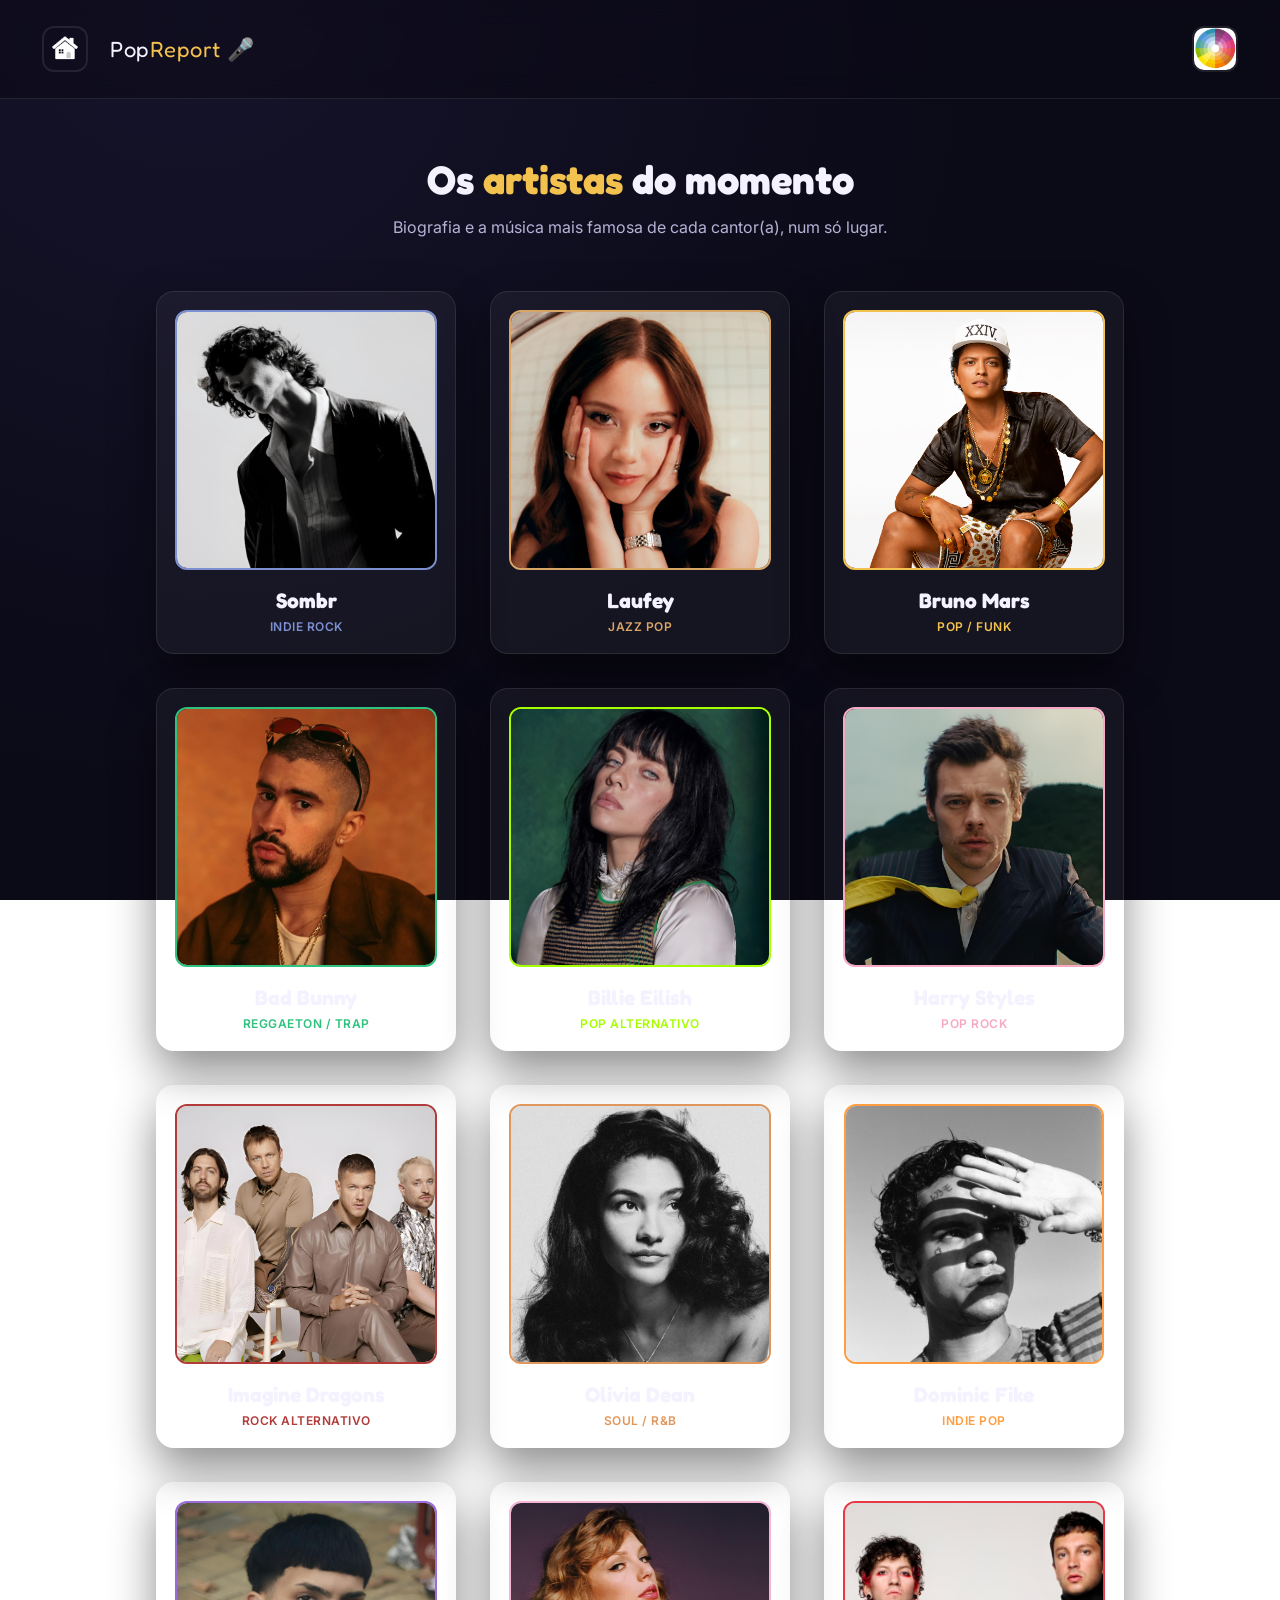
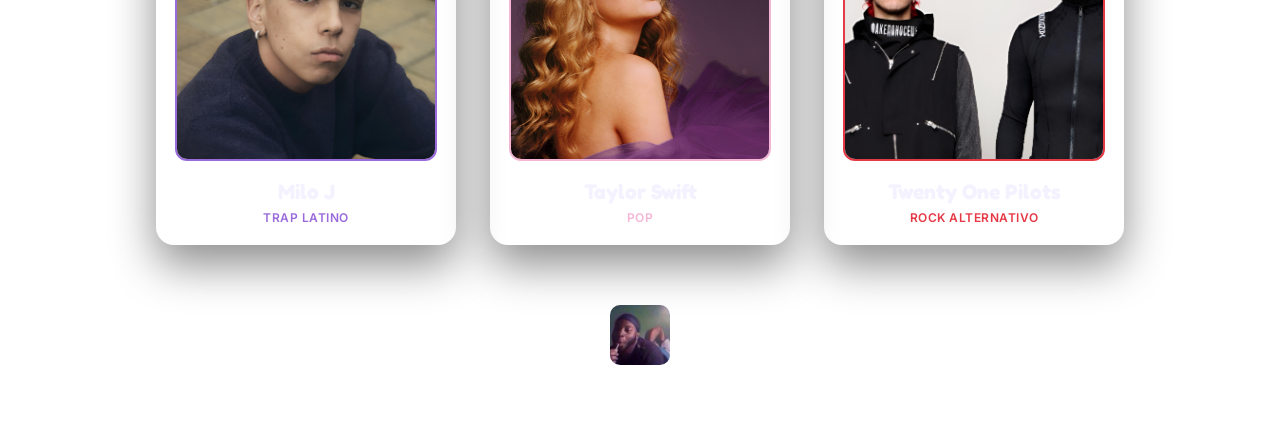
<file: index.html>
<!DOCTYPE html>
<html lang="pt-br">
<head>
    <meta charset="UTF-8">
    <meta name="viewport" content="width=device-width, initial-scale=1.0">
    <title>PopReport🎤</title>
    <link rel="stylesheet" href="style.css">
    <link rel="preconnect" href="https://fonts.googleapis.com">
    <link href="https://fonts.googleapis.com/css2?family=Inter:wght@400;500;600&family=Fredoka:wght@400;500;600;700&display=swap" rel="stylesheet">
</head>

<body>

<div class="top-bar">
    <div class="brand">
        <a href="index.html" class="home-button">
            <img src="Imagens/casa.png" alt="Home" class="casa">
        </a>
        <span class="brand-name">Pop<span>Report</span> 🎤</span>
    </div>

    <div class="cor">
        <a href="Cor.html">
            <img src="Imagens/roda.jpg" alt="Selecionar cor." class="cores">
        </a>
    </div>
</div>

<div class="hero-intro">
    <h1>Os <span>artistas</span> do momento</h1>
    <p>Biografia e a música mais famosa de cada cantor(a), num só lugar.</p>
</div>

<div class="container">

    <div class="cantor" style="--accent:#7c8fd1">
        <a href="Sombr.html">
            <img src="Imagens/Sombr.jpg" alt="Sombr">
            <h2>Sombr</h2>
            <span class="tag">Indie rock</span>
        </a>
    </div>

    <div class="cantor" style="--accent:#d9a566">
        <a href="Laufey.html">
            <img src="Imagens/Laufey.jpg" alt="Laufey">
            <h2>Laufey</h2>
            <span class="tag">Jazz pop</span>
        </a>
    </div>

    <div class="cantor" style="--accent:#f2c14e">
        <a href="Bruno_Mars.html">
            <img src="Imagens/Bruno.jpg" alt="Bruno Mars">
            <h2>Bruno Mars</h2>
            <span class="tag">Pop / Funk</span>
        </a>
    </div>

    <div class="cantor" style="--accent:#2ec27e">
        <a href="Bad_Bunny.html">
            <img src="Imagens/Benito.jpg" alt="Bad Bunny">
            <h2>Bad Bunny</h2>
            <span class="tag">Reggaeton / Trap</span>
        </a>
    </div>

    <div class="cantor" style="--accent:#a6ff00">
        <a href="Billie_Eilish.html">
            <img src="Imagens/billie.jpg" alt="Billie Eilish">
            <h2>Billie Eilish</h2>
            <span class="tag">Pop alternativo</span>
        </a>
    </div>

    <div class="cantor" style="--accent:#f7a8c4">
        <a href="Harry_Styles.html">
            <img src="Imagens/harry.jpg" alt="Harry Styles">
            <h2>Harry Styles</h2>
            <span class="tag">Pop rock</span>
        </a>
    </div>

    <div class="cantor" style="--accent:#b23b3b">
        <a href="Imagine_Dragons.html">
            <img src="Imagens/dragon.jpg" alt="Imagine Dragons">
            <h2>Imagine Dragons</h2>
            <span class="tag">Rock alternativo</span>
        </a>
    </div>

    <div class="cantor" style="--accent:#e0975c">
        <a href="Olivia_Dean.html">
            <img src="Imagens/dean.jpg" alt="Olivia Dean">
            <h2>Olivia Dean</h2>
            <span class="tag">Soul / R&amp;B</span>
        </a>
    </div>

    <div class="cantor" style="--accent:#ff9d42">
        <a href="Dominic_Fike.html">
            <img src="Imagens/fike.jpg" alt="Dominic Fike">
            <h2>Dominic Fike</h2>
            <span class="tag">Indie pop</span>
        </a>
    </div>

    <div class="cantor" style="--accent:#9b6bdb">
        <a href="Milo_J.html">
            <img src="Imagens/miloj.jpg" alt="Milo J">
            <h2>Milo J</h2>
            <span class="tag">Trap latino</span>
        </a>
    </div>

    <div class="cantor" style="--accent:#f5b6d6">
        <a href="Taylor_Swift.html">
            <img src="Imagens/taylor.jpg" alt="Taylor Swift">
            <h2>Taylor Swift</h2>
            <span class="tag">Pop</span>
        </a>
    </div>

    <div class="cantor" style="--accent:#e63946">
        <a href="Twenty_One_Pilots.html">
            <img src="Imagens/20.jpg" alt="Twenty One Pilots">
            <h2>Twenty One Pilots</h2>
            <span class="tag">Rock alternativo</span>
        </a>
    </div>

</div>

<div class="temp">
    <a href="form.html">
        <img src="Imagens/kkk.jpg" class="kkk" alt="Formulário">
    </a>
</div>

</body>
</html>
</file>
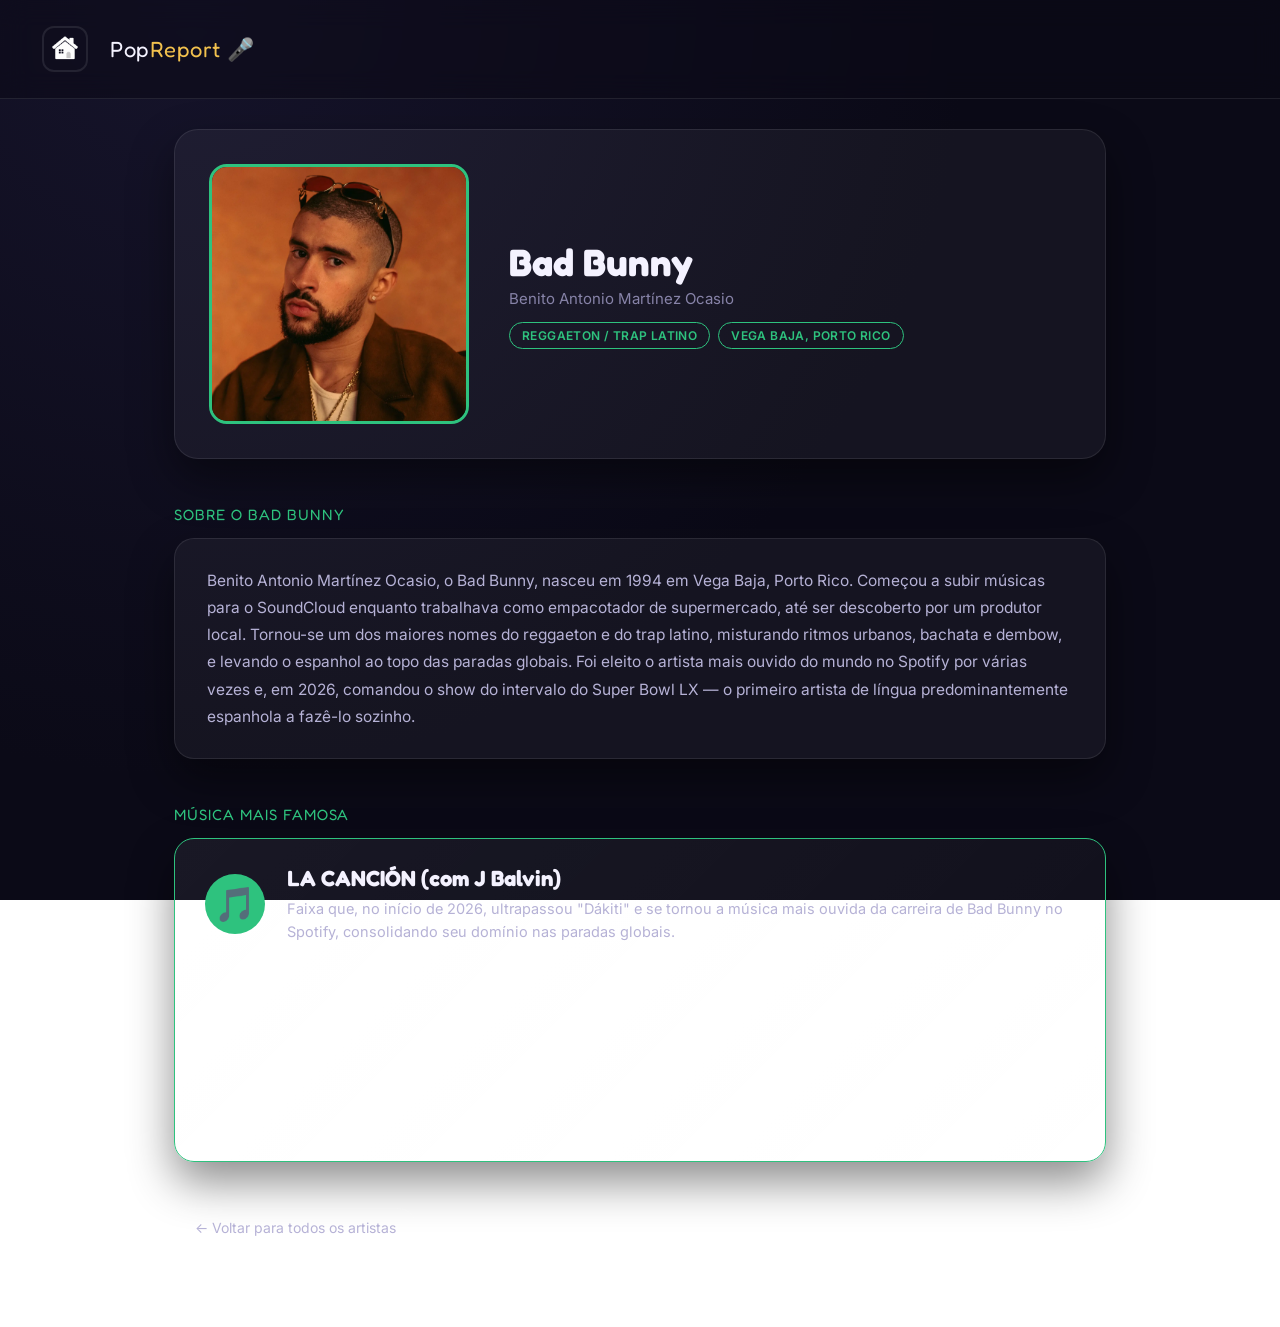
<file: Bad_Bunny.html>
<!DOCTYPE html>
<html lang="pt-br">
<head>
    <meta charset="UTF-8">
    <meta name="viewport" content="width=device-width, initial-scale=1.0">
    <title>Bad Bunny — PopReport🎤</title>
    <link rel="stylesheet" href="style.css">
    <link rel="preconnect" href="https://fonts.googleapis.com">
    <link href="https://fonts.googleapis.com/css2?family=Inter:wght@400;500;600&family=Fredoka:wght@400;500;600;700&display=swap" rel="stylesheet">
</head>
<body style="--accent:#2ec27e">

<div class="top-bar">
    <div class="brand">
        <a href="index.html" class="home-button">
            <img src="Imagens/casa.png" alt="Home" class="casa">
        </a>
        <span class="brand-name">Pop<span>Report</span> 🎤</span>
    </div>
</div>

<div class="artist-page">

    <div class="artist-hero">
        <img src="Imagens/Benito.jpg" alt="Bad Bunny">
        <div class="info">
            <h1>Bad Bunny</h1>
            <div class="real-name">Benito Antonio Martínez Ocasio</div>
            <div class="badges">
                <span class="badge">Reggaeton / Trap latino</span>
                <span class="badge">Vega Baja, Porto Rico</span>
            </div>
        </div>
    </div>

    <div class="section-title">Sobre o Bad Bunny</div>
    <div class="bio-card">
        Benito Antonio Martínez Ocasio, o Bad Bunny, nasceu em 1994 em Vega Baja, Porto Rico. Começou a subir músicas para o SoundCloud enquanto trabalhava como empacotador de supermercado, até ser descoberto por um produtor local. Tornou-se um dos maiores nomes do reggaeton e do trap latino, misturando ritmos urbanos, bachata e dembow, e levando o espanhol ao topo das paradas globais. Foi eleito o artista mais ouvido do mundo no Spotify por várias vezes e, em 2026, comandou o show do intervalo do Super Bowl LX — o primeiro artista de língua predominantemente espanhola a fazê-lo sozinho.
    </div>

    <div class="section-title">Música mais famosa</div>
    <div class="song-card" style="flex-direction:column; align-items:stretch;">
        <div style="display:flex; align-items:center; gap:22px;">
            <div class="note">🎵</div>
            <div>
                <h3>LA CANCIÓN (com J Balvin)</h3>
                <p>Faixa que, no início de 2026, ultrapassou "Dákiti" e se tornou a música mais ouvida da carreira de Bad Bunny no Spotify, consolidando seu domínio nas paradas globais.</p>
            </div>
        </div>
        <div class="player-wrap">
            <iframe src="https://open.spotify.com/embed/track/0fea68AdmYNygeTGI4RC18?utm_source=generator&theme=0"
                    height="152"
                    frameborder="0"
                    allowfullscreen=""
                    allow="autoplay; clipboard-write; encrypted-media; fullscreen; picture-in-picture"
                    loading="lazy"
                    title="Player do Spotify — LA CANCIÓN (com J Balvin)">
            </iframe>
        </div>
    </div>

    <a href="index.html" class="back-link">← Voltar para todos os artistas</a>

</div>

</body>
</html>
</file>
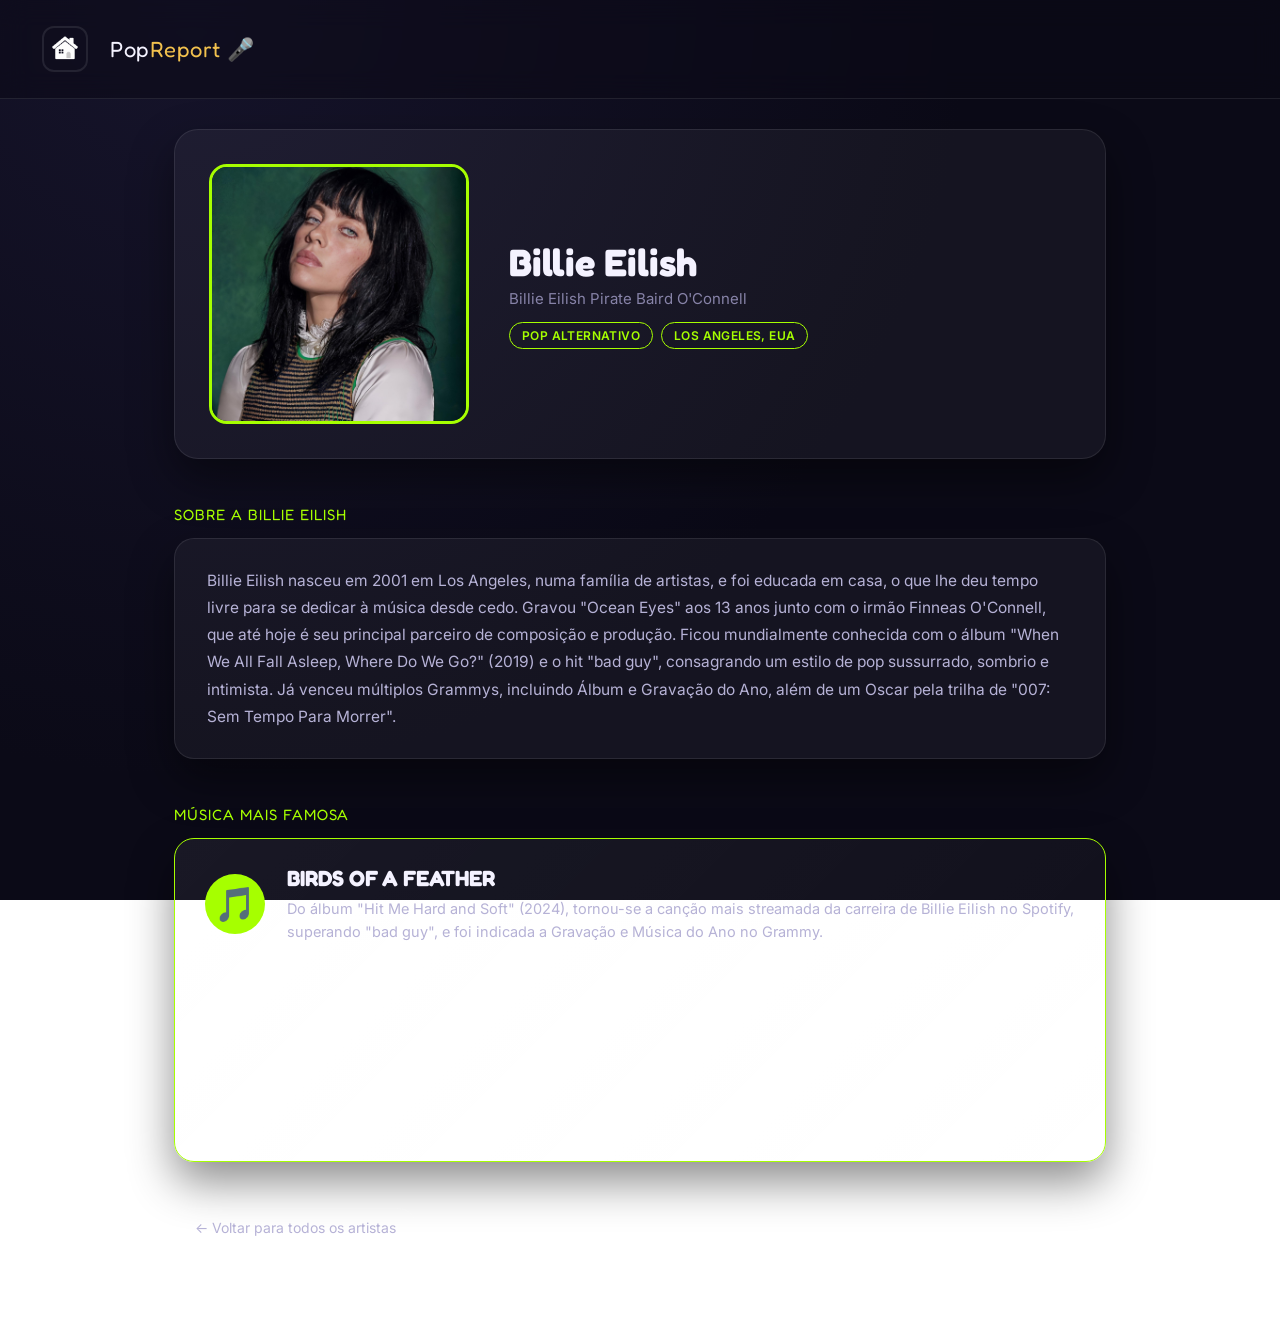
<file: Billie_Eilish.html>
<!DOCTYPE html>
<html lang="pt-br">
<head>
    <meta charset="UTF-8">
    <meta name="viewport" content="width=device-width, initial-scale=1.0">
    <title>Billie Eilish — PopReport🎤</title>
    <link rel="stylesheet" href="style.css">
    <link rel="preconnect" href="https://fonts.googleapis.com">
    <link href="https://fonts.googleapis.com/css2?family=Inter:wght@400;500;600&family=Fredoka:wght@400;500;600;700&display=swap" rel="stylesheet">
</head>
<body style="--accent:#a6ff00">

<div class="top-bar">
    <div class="brand">
        <a href="index.html" class="home-button">
            <img src="Imagens/casa.png" alt="Home" class="casa">
        </a>
        <span class="brand-name">Pop<span>Report</span> 🎤</span>
    </div>
</div>

<div class="artist-page">

    <div class="artist-hero">
        <img src="Imagens/billie.jpg" alt="Billie Eilish">
        <div class="info">
            <h1>Billie Eilish</h1>
            <div class="real-name">Billie Eilish Pirate Baird O'Connell</div>
            <div class="badges">
                <span class="badge">Pop alternativo</span>
                <span class="badge">Los Angeles, EUA</span>
            </div>
        </div>
    </div>

    <div class="section-title">Sobre a Billie Eilish</div>
    <div class="bio-card">
        Billie Eilish nasceu em 2001 em Los Angeles, numa família de artistas, e foi educada em casa, o que lhe deu tempo livre para se dedicar à música desde cedo. Gravou "Ocean Eyes" aos 13 anos junto com o irmão Finneas O'Connell, que até hoje é seu principal parceiro de composição e produção. Ficou mundialmente conhecida com o álbum "When We All Fall Asleep, Where Do We Go?" (2019) e o hit "bad guy", consagrando um estilo de pop sussurrado, sombrio e intimista. Já venceu múltiplos Grammys, incluindo Álbum e Gravação do Ano, além de um Oscar pela trilha de "007: Sem Tempo Para Morrer".
    </div>

    <div class="section-title">Música mais famosa</div>
    <div class="song-card" style="flex-direction:column; align-items:stretch;">
        <div style="display:flex; align-items:center; gap:22px;">
            <div class="note">🎵</div>
            <div>
                <h3>BIRDS OF A FEATHER</h3>
                <p>Do álbum "Hit Me Hard and Soft" (2024), tornou-se a canção mais streamada da carreira de Billie Eilish no Spotify, superando "bad guy", e foi indicada a Gravação e Música do Ano no Grammy.</p>
            </div>
        </div>
        <div class="player-wrap">
            <iframe src="https://open.spotify.com/embed/track/6dOtVTDdiauQNBQEDOtlAB?utm_source=generator&theme=0"
                    height="152"
                    frameborder="0"
                    allowfullscreen=""
                    allow="autoplay; clipboard-write; encrypted-media; fullscreen; picture-in-picture"
                    loading="lazy"
                    title="Player do Spotify — BIRDS OF A FEATHER">
            </iframe>
        </div>
    </div>

    <a href="index.html" class="back-link">← Voltar para todos os artistas</a>

</div>

</body>
</html>
</file>
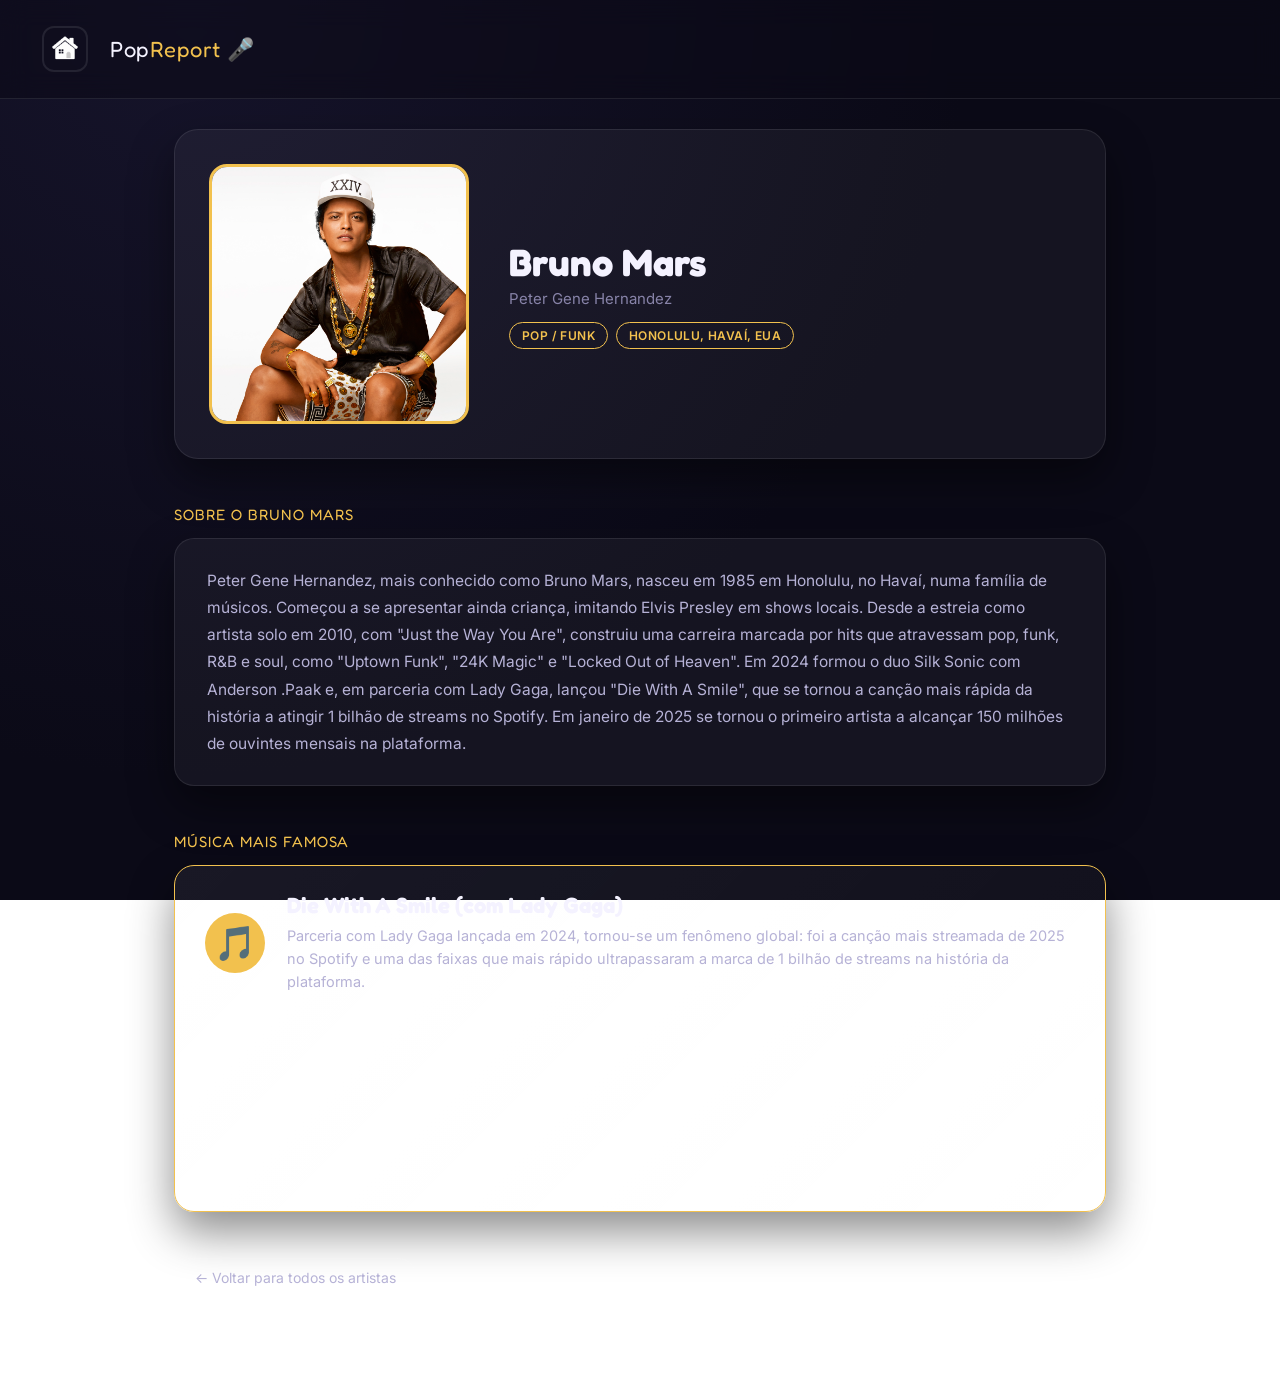
<file: Bruno_Mars.html>
<!DOCTYPE html>
<html lang="pt-br">
<head>
    <meta charset="UTF-8">
    <meta name="viewport" content="width=device-width, initial-scale=1.0">
    <title>Bruno Mars — PopReport🎤</title>
    <link rel="stylesheet" href="style.css">
    <link rel="preconnect" href="https://fonts.googleapis.com">
    <link href="https://fonts.googleapis.com/css2?family=Inter:wght@400;500;600&family=Fredoka:wght@400;500;600;700&display=swap" rel="stylesheet">
</head>
<body style="--accent:#f2c14e">

<div class="top-bar">
    <div class="brand">
        <a href="index.html" class="home-button">
            <img src="Imagens/casa.png" alt="Home" class="casa">
        </a>
        <span class="brand-name">Pop<span>Report</span> 🎤</span>
    </div>
</div>

<div class="artist-page">

    <div class="artist-hero">
        <img src="Imagens/Bruno.jpg" alt="Bruno Mars">
        <div class="info">
            <h1>Bruno Mars</h1>
            <div class="real-name">Peter Gene Hernandez</div>
            <div class="badges">
                <span class="badge">Pop / Funk</span>
                <span class="badge">Honolulu, Havaí, EUA</span>
            </div>
        </div>
    </div>

    <div class="section-title">Sobre o Bruno Mars</div>
    <div class="bio-card">
        Peter Gene Hernandez, mais conhecido como Bruno Mars, nasceu em 1985 em Honolulu, no Havaí, numa família de músicos. Começou a se apresentar ainda criança, imitando Elvis Presley em shows locais. Desde a estreia como artista solo em 2010, com "Just the Way You Are", construiu uma carreira marcada por hits que atravessam pop, funk, R&B e soul, como "Uptown Funk", "24K Magic" e "Locked Out of Heaven". Em 2024 formou o duo Silk Sonic com Anderson .Paak e, em parceria com Lady Gaga, lançou "Die With A Smile", que se tornou a canção mais rápida da história a atingir 1 bilhão de streams no Spotify. Em janeiro de 2025 se tornou o primeiro artista a alcançar 150 milhões de ouvintes mensais na plataforma.
    </div>

    <div class="section-title">Música mais famosa</div>
    <div class="song-card" style="flex-direction:column; align-items:stretch;">
        <div style="display:flex; align-items:center; gap:22px;">
            <div class="note">🎵</div>
            <div>
                <h3>Die With A Smile (com Lady Gaga)</h3>
                <p>Parceria com Lady Gaga lançada em 2024, tornou-se um fenômeno global: foi a canção mais streamada de 2025 no Spotify e uma das faixas que mais rápido ultrapassaram a marca de 1 bilhão de streams na história da plataforma.</p>
            </div>
        </div>
        <div class="player-wrap">
            <iframe src="https://open.spotify.com/embed/track/2plbrEY59IikOBgBGLjaoe?utm_source=generator&theme=0"
                    height="152"
                    frameborder="0"
                    allowfullscreen=""
                    allow="autoplay; clipboard-write; encrypted-media; fullscreen; picture-in-picture"
                    loading="lazy"
                    title="Player do Spotify — Die With A Smile (com Lady Gaga)">
            </iframe>
        </div>
    </div>

    <a href="index.html" class="back-link">← Voltar para todos os artistas</a>

</div>

</body>
</html>
</file>
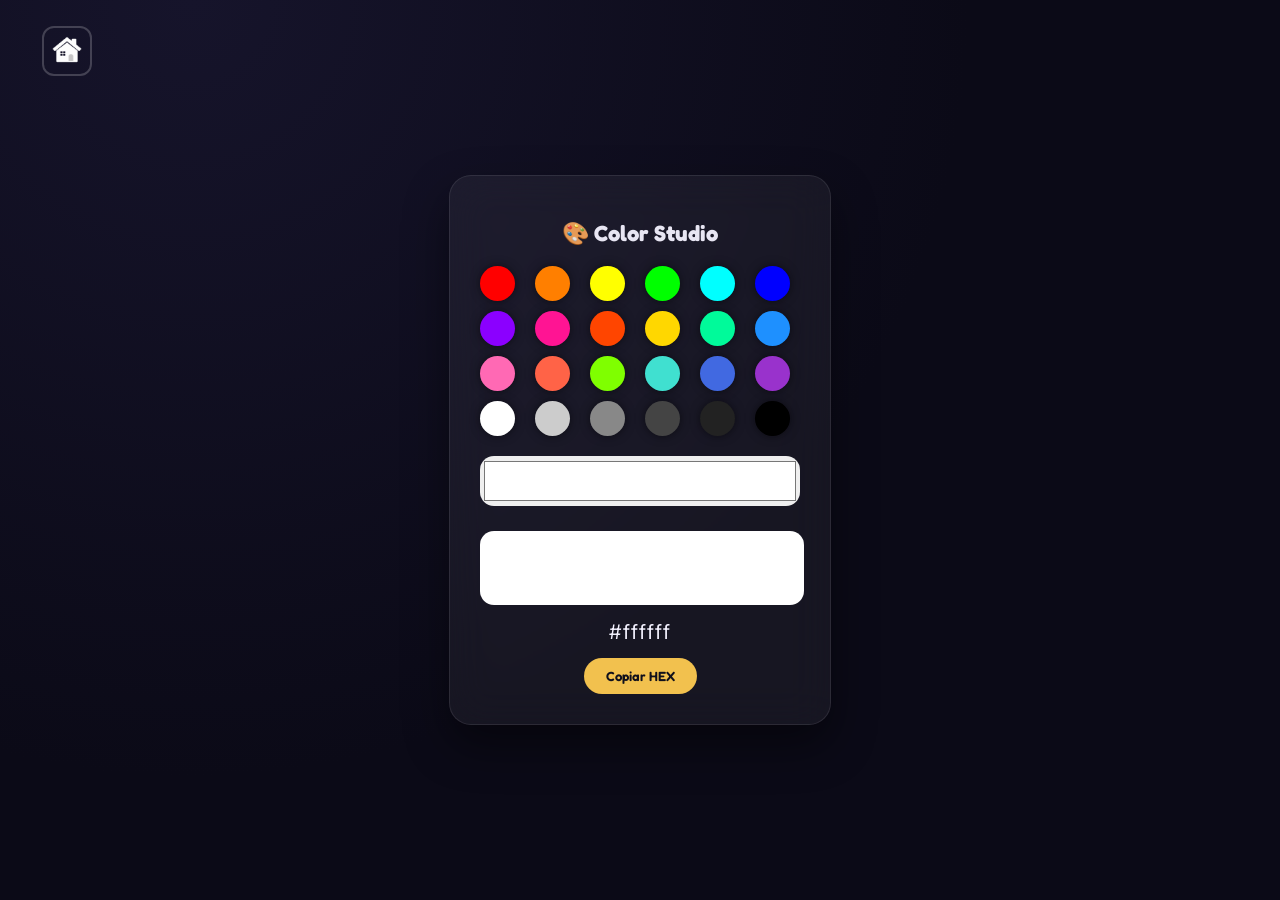
<file: Cor.html>
<!DOCTYPE html>
<html lang="pt-br">
<head>
<meta charset="UTF-8">
<title>Color Studio — PopReport🎤</title>
<link rel="preconnect" href="https://fonts.googleapis.com">
<link href="https://fonts.googleapis.com/css2?family=Inter:wght@400;500;600&family=Fredoka:wght@400;500;600;700&display=swap" rel="stylesheet">

<style>
.top-bar {
  position: absolute;
  display: flex;
  top: 0;
  left: 0;
  width: 100%;
  justify-content: flex-start;
  align-items: center;
  padding: 18px 34px;
  box-sizing: border-box;
}
.home-button {
  display: inline-flex;
  transition: 0.25s ease;
  padding: 8px;
  border-radius: 14px;
}
.home-button img {
  width: 46px;
  height: 46px;
  object-fit: cover;
  border-radius: 12px;
}
.home-button:hover {
  background-color: rgba(242, 193, 78, 0.14);
  transform: scale(1.05);
}
.casa {
  border: 2px solid rgba(255,255,255,0.2);
  display: block;
  border-radius: 12px;
}
body {
  margin: 0;
  height: 100vh;
  background: radial-gradient(circle at 15% 0%, #16142b, #0b0a17 55%);
  font-family: "Inter", "Segoe UI", sans-serif;
  display: flex;
  justify-content: center;
  align-items: center;
  color: #f4f2ff;
}
.container {
  background: rgba(255,255,255,0.05);
  backdrop-filter: blur(20px);
  border: 1px solid rgba(255,255,255,0.09);
  padding: 30px;
  border-radius: 22px;
  box-shadow: 0 20px 45px rgba(0,0,0,0.45);
  width: 320px;
  text-align: center;
}
h1 {
  font-family: "Fredoka", sans-serif;
  margin-bottom: 20px;
  font-size: 22px;
  opacity: 0.95;
}
.palette {
  display: grid;
  grid-template-columns: repeat(6, 1fr);
  gap: 10px;
  margin-bottom: 20px;
}
.color {
  width: 35px;
  height: 35px;
  border-radius: 50%;
  cursor: pointer;
  transition: 0.2s;
  box-shadow: 0 0 10px rgba(0,0,0,0.5);
}
.color:hover {
  transform: scale(1.2);
  box-shadow: 0 0 15px white;
}
.picker {
  width: 100%;
  height: 50px;
  border-radius: 14px;
  border: none;
  cursor: pointer;
  margin-bottom: 15px;
}
.preview {
  width: 100%;
  height: 70px;
  border-radius: 14px;
  margin-top: 10px;
  border: 2px solid rgba(255,255,255,0.2);
  transition: 0.3s;
}
.hex {
  margin-top: 15px;
  font-size: 20px;
  letter-spacing: 2px;
}
button {
  margin-top: 14px;
  padding: 10px 22px;
  border: none;
  border-radius: 999px;
  background: #f2c14e;
  color: #10101c;
  cursor: pointer;
  font-family: "Fredoka", sans-serif;
  font-weight: 600;
  transition: 0.2s;
}
button:hover {
  transform: scale(1.05);
  filter: brightness(1.08);
}
</style>
</head>
<body>
<div class="top-bar">
    <div class="home-button">
        <a href="index.html">
            <img src="Imagens/casa.png" alt="Home" class="casa">
        </a>
    </div>
</div>
<div class="container">
  <h1>🎨 Color Studio</h1>
  <div class="palette" id="palette"></div>
  <input type="color" class="picker" id="picker">
  <div class="preview" id="preview"></div>
  <div class="hex" id="hex">#ffffff</div>
  <button onclick="copiar()">Copiar HEX</button>
</div>

<script>
const palette = document.getElementById("palette");
const preview = document.getElementById("preview");
const hex = document.getElementById("hex");
const picker = document.getElementById("picker");

const colors = [
  "#ff0000","#ff7f00","#ffff00","#00ff00","#00ffff","#0000ff",
  "#8b00ff","#ff1493","#ff4500","#ffd700","#00fa9a","#1e90ff",
  "#ff69b4","#ff6347","#7fff00","#40e0d0","#4169e1","#9932cc",
  "#ffffff","#cccccc","#888888","#444444","#222222","#000000"
];

colors.forEach(c => {
  const div = document.createElement("div");
  div.className = "color";
  div.style.background = c;

  div.onclick = () => setColor(c);

  palette.appendChild(div);
});

function setColor(c) {
  preview.style.background = c;
  hex.textContent = c;
  picker.value = c;
}

picker.addEventListener("input", () => {
  setColor(picker.value);
});

function copiar() {
  navigator.clipboard.writeText(hex.textContent);
}

setColor("#ffffff");
</script>
</body>
</html>
</file>
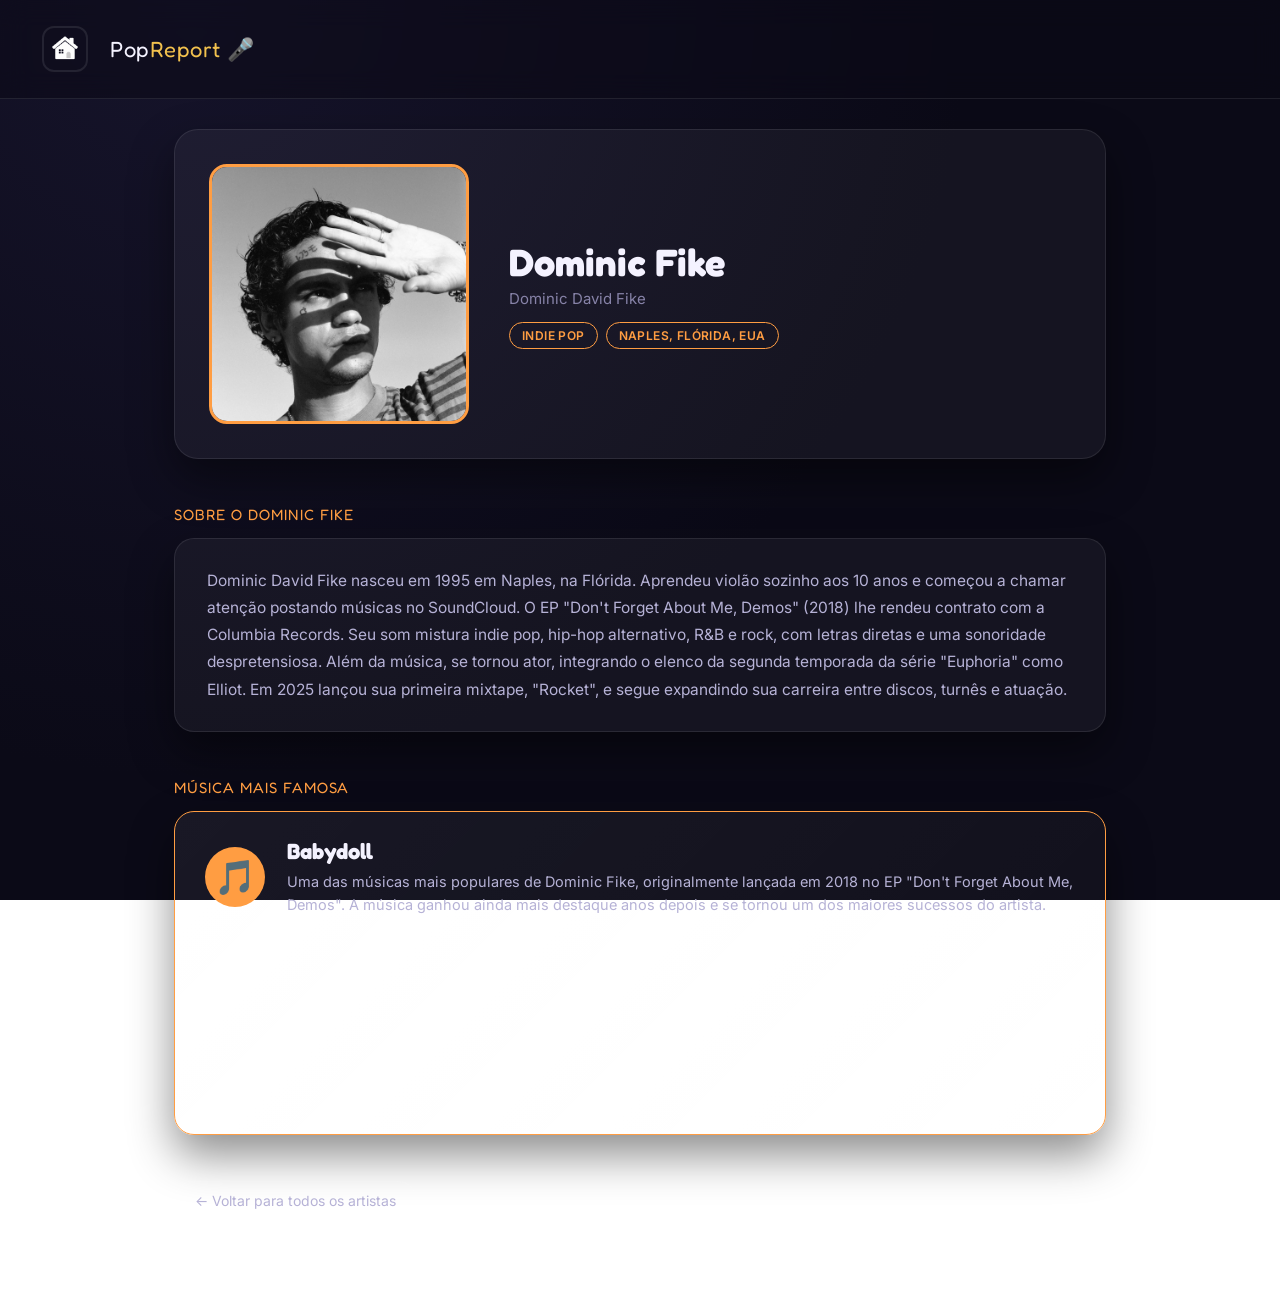
<file: Dominic_Fike.html>
<!DOCTYPE html>
<html lang="pt-br">
<head>
    <meta charset="UTF-8">
    <meta name="viewport" content="width=device-width, initial-scale=1.0">
    <title>Dominic Fike — PopReport🎤</title>
    <link rel="stylesheet" href="style.css">
    <link rel="preconnect" href="https://fonts.googleapis.com">
    <link href="https://fonts.googleapis.com/css2?family=Inter:wght@400;500;600&family=Fredoka:wght@400;500;600;700&display=swap" rel="stylesheet">
</head>

<body style="--accent:#ff9d42">

<div class="top-bar">
    <div class="brand">
        <a href="index.html" class="home-button">
            <img src="Imagens/casa.png" alt="Home" class="casa">
        </a>
        <span class="brand-name">Pop<span>Report</span> 🎤</span>
    </div>
</div>

<div class="artist-page">

    <div class="artist-hero">
        <img src="Imagens/fike.jpg" alt="Dominic Fike">

        <div class="info">
            <h1>Dominic Fike</h1>
            <div class="real-name">Dominic David Fike</div>

            <div class="badges">
                <span class="badge">Indie pop</span>
                <span class="badge">Naples, Flórida, EUA</span>
            </div>
        </div>
    </div>

    <div class="section-title">Sobre o Dominic Fike</div>

    <div class="bio-card">
        Dominic David Fike nasceu em 1995 em Naples, na Flórida. 
        Aprendeu violão sozinho aos 10 anos e começou a chamar atenção 
        postando músicas no SoundCloud. O EP "Don't Forget About Me, Demos" 
        (2018) lhe rendeu contrato com a Columbia Records. Seu som mistura 
        indie pop, hip-hop alternativo, R&B e rock, com letras diretas e uma 
        sonoridade despretensiosa. Além da música, se tornou ator, integrando 
        o elenco da segunda temporada da série "Euphoria" como Elliot. 
        Em 2025 lançou sua primeira mixtape, "Rocket", e segue expandindo 
        sua carreira entre discos, turnês e atuação.
    </div>

    <div class="section-title">Música mais famosa</div>

    <div class="song-card" style="flex-direction:column; align-items:stretch;">

        <div style="display:flex; align-items:center; gap:22px;">

            <div class="note">🎵</div>

            <div>
                <h3>Babydoll</h3>

                <p>
                    Uma das músicas mais populares de Dominic Fike, originalmente
                    lançada em 2018 no EP "Don't Forget About Me, Demos". A música
                    ganhou ainda mais destaque anos depois e se tornou um dos maiores
                    sucessos do artista.
                </p>
            </div>

        </div>

        <div class="player-wrap">

            <iframe
                src="https://open.spotify.com/embed/track/7yNf9YjeO5JXUE3JEBgnYc?utm_source=generator&theme=0"
                height="152"
                frameborder="0"
                allowfullscreen=""
                allow="autoplay; clipboard-write; encrypted-media; fullscreen; picture-in-picture"
                loading="lazy"
                title="Player do Spotify — Babydoll">
            </iframe>

        </div>

    </div>

    <a href="index.html" class="back-link">
        ← Voltar para todos os artistas
    </a>

</div>

</body>
</html>
</file>
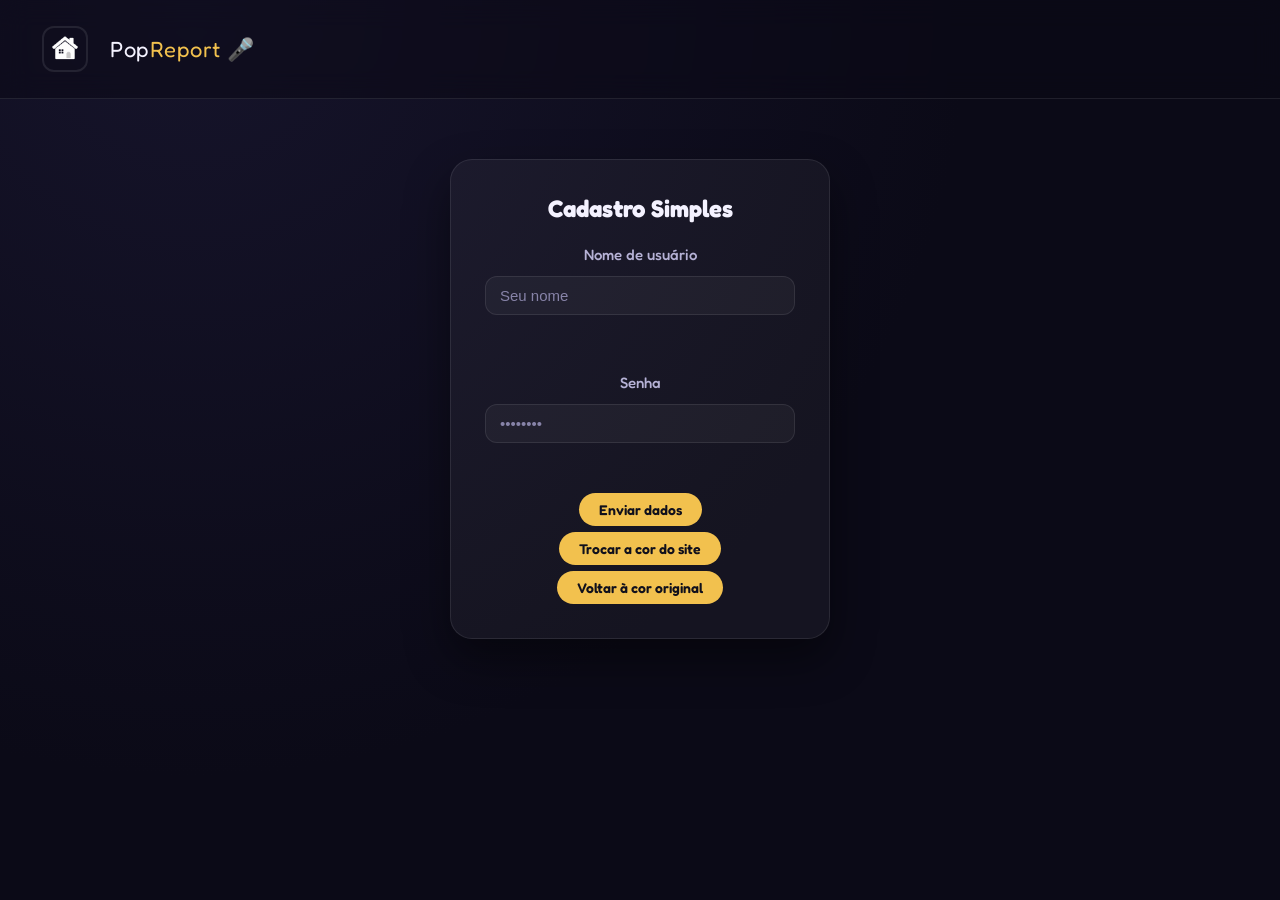
<file: form.html>
<!DOCTYPE html>
<html lang="pt-br">
<head>
    <meta charset="UTF-8">
    <meta name="viewport" content="width=device-width, initial-scale=1.0">
    <title>Cadastro — PopReport🎤</title>
    <link rel="stylesheet" href="style.css">
    <link rel="preconnect" href="https://fonts.googleapis.com">
    <link href="https://fonts.googleapis.com/css2?family=Inter:wght@400;500;600&family=Fredoka:wght@400;500;600;700&display=swap" rel="stylesheet">
</head>
<body>
<div class="top-bar">
    <div class="brand">
        <a href="index.html" class="home-button">
            <img src="Imagens/casa.png" alt="Home" class="casa">
        </a>
        <span class="brand-name">Pop<span>Report</span> 🎤</span>
    </div>
</div>
<div class="espaco" id="form">
    <h1 id='titulo'>Cadastro Simples</h1>
    <form method="get">
        <label for="nome">
            <h2>Nome de usuário</h2>
        </label>
        <input type="text" id="nome" name="nome" placeholder="Seu nome"><br>

        <label for="senha">
            <h2>Senha</h2>
        </label>
        <input type="password" id="senha" name="senha" placeholder="••••••••"><br>
        <button type="submit">Enviar dados</button>
    </form>
    <button onclick="alterarFundo()">Trocar a cor do site</button>
    <button onclick="voltarFundo()">Voltar à cor original</button>
</div>
<script src="script/script.js"></script>
</body>
</html>
</file>
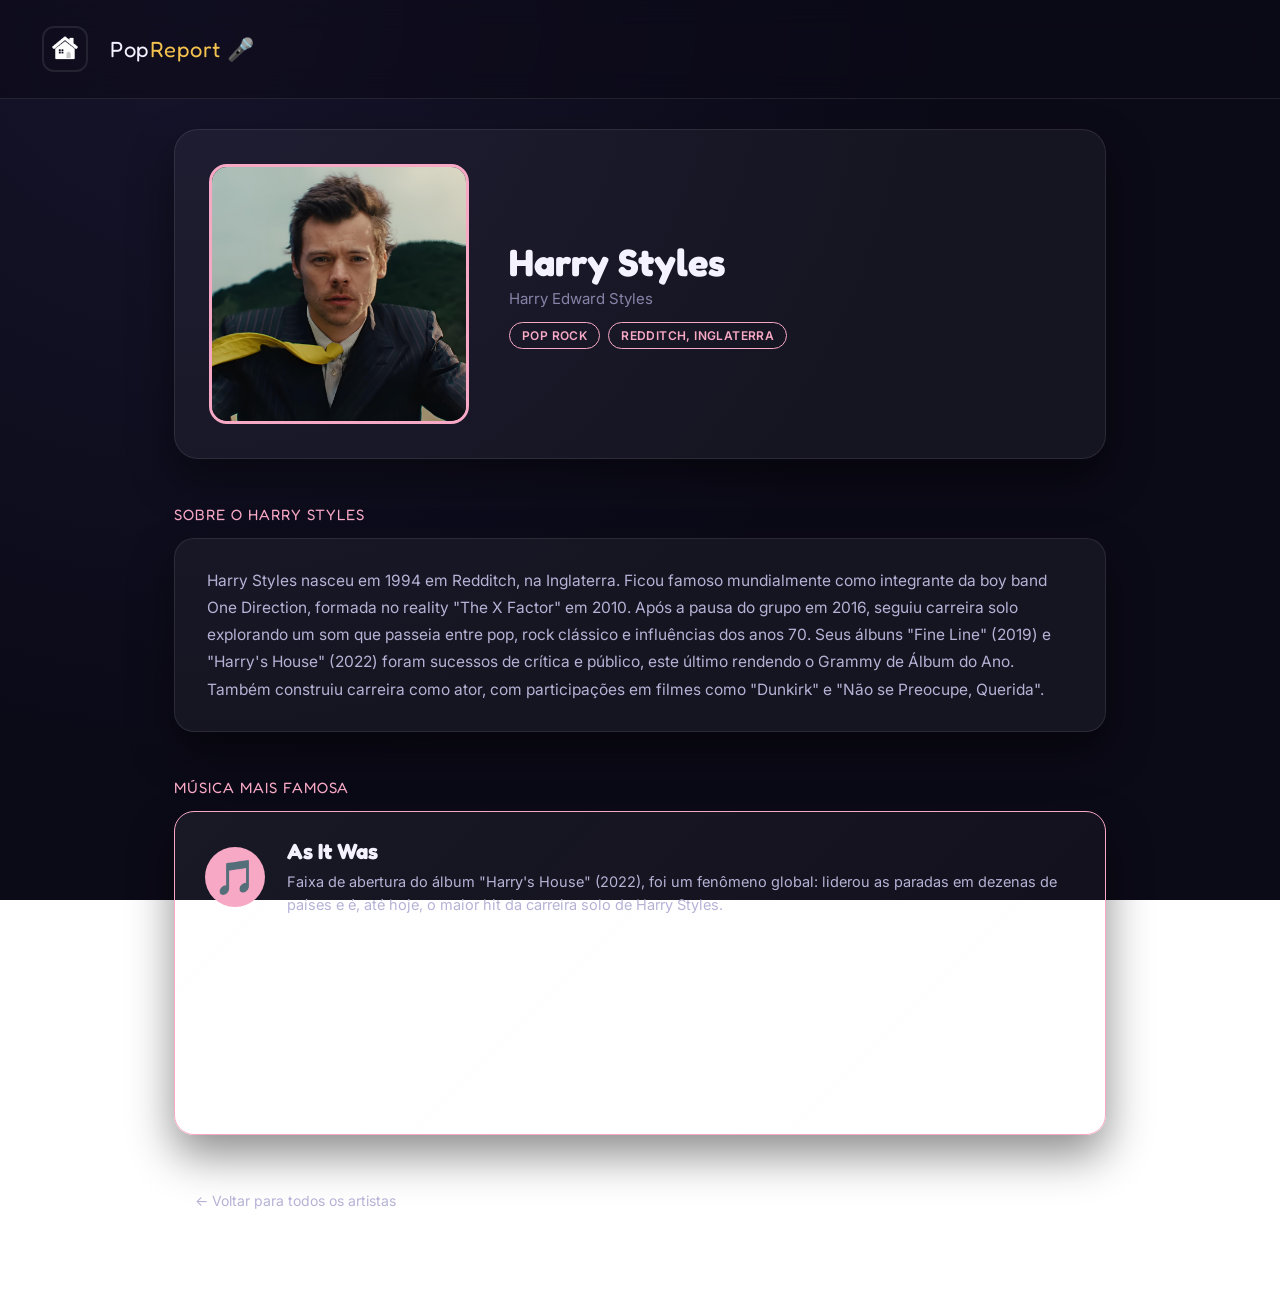
<file: Harry_Styles.html>
<!DOCTYPE html>
<html lang="pt-br">
<head>
    <meta charset="UTF-8">
    <meta name="viewport" content="width=device-width, initial-scale=1.0">
    <title>Harry Styles — PopReport🎤</title>
    <link rel="stylesheet" href="style.css">
    <link rel="preconnect" href="https://fonts.googleapis.com">
    <link href="https://fonts.googleapis.com/css2?family=Inter:wght@400;500;600&family=Fredoka:wght@400;500;600;700&display=swap" rel="stylesheet">
</head>
<body style="--accent:#f7a8c4">

<div class="top-bar">
    <div class="brand">
        <a href="index.html" class="home-button">
            <img src="Imagens/casa.png" alt="Home" class="casa">
        </a>
        <span class="brand-name">Pop<span>Report</span> 🎤</span>
    </div>
</div>

<div class="artist-page">

    <div class="artist-hero">
        <img src="Imagens/harry.jpg" alt="Harry Styles">
        <div class="info">
            <h1>Harry Styles</h1>
            <div class="real-name">Harry Edward Styles</div>
            <div class="badges">
                <span class="badge">Pop rock</span>
                <span class="badge">Redditch, Inglaterra</span>
            </div>
        </div>
    </div>

    <div class="section-title">Sobre o Harry Styles</div>
    <div class="bio-card">
        Harry Styles nasceu em 1994 em Redditch, na Inglaterra. Ficou famoso mundialmente como integrante da boy band One Direction, formada no reality "The X Factor" em 2010. Após a pausa do grupo em 2016, seguiu carreira solo explorando um som que passeia entre pop, rock clássico e influências dos anos 70. Seus álbuns "Fine Line" (2019) e "Harry's House" (2022) foram sucessos de crítica e público, este último rendendo o Grammy de Álbum do Ano. Também construiu carreira como ator, com participações em filmes como "Dunkirk" e "Não se Preocupe, Querida".
    </div>

    <div class="section-title">Música mais famosa</div>
    <div class="song-card" style="flex-direction:column; align-items:stretch;">
        <div style="display:flex; align-items:center; gap:22px;">
            <div class="note">🎵</div>
            <div>
                <h3>As It Was</h3>
                <p>Faixa de abertura do álbum "Harry's House" (2022), foi um fenômeno global: liderou as paradas em dezenas de países e é, até hoje, o maior hit da carreira solo de Harry Styles.</p>
            </div>
        </div>
        <div class="player-wrap">
            <iframe src="https://open.spotify.com/embed/track/4Dvkj6JhhA12EX05fT7y2e?utm_source=generator&theme=0"
                    height="152"
                    frameborder="0"
                    allowfullscreen=""
                    allow="autoplay; clipboard-write; encrypted-media; fullscreen; picture-in-picture"
                    loading="lazy"
                    title="Player do Spotify — As It Was">
            </iframe>
        </div>
    </div>

    <a href="index.html" class="back-link">← Voltar para todos os artistas</a>

</div>

</body>
</html>
</file>
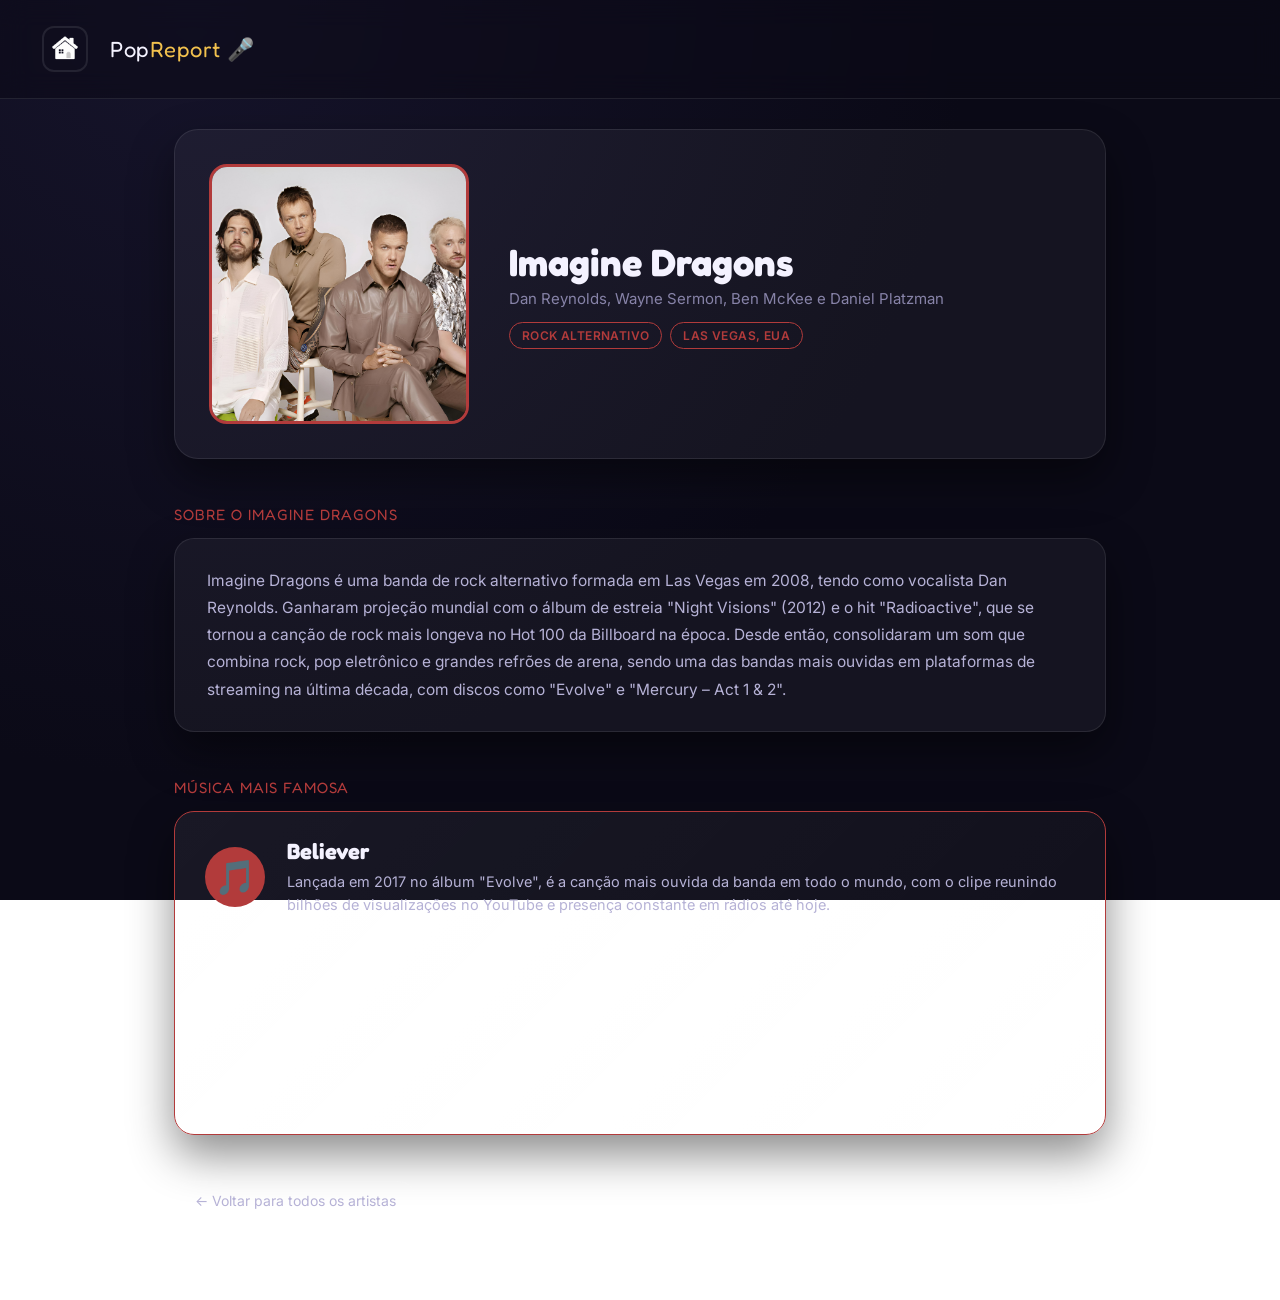
<file: Imagine_Dragons.html>
<!DOCTYPE html>
<html lang="pt-br">
<head>
    <meta charset="UTF-8">
    <meta name="viewport" content="width=device-width, initial-scale=1.0">
    <title>Imagine Dragons — PopReport🎤</title>
    <link rel="stylesheet" href="style.css">
    <link rel="preconnect" href="https://fonts.googleapis.com">
    <link href="https://fonts.googleapis.com/css2?family=Inter:wght@400;500;600&family=Fredoka:wght@400;500;600;700&display=swap" rel="stylesheet">
</head>
<body style="--accent:#b23b3b">

<div class="top-bar">
    <div class="brand">
        <a href="index.html" class="home-button">
            <img src="Imagens/casa.png" alt="Home" class="casa">
        </a>
        <span class="brand-name">Pop<span>Report</span> 🎤</span>
    </div>
</div>

<div class="artist-page">

    <div class="artist-hero">
        <img src="Imagens/dragon.jpg" alt="Imagine Dragons">
        <div class="info">
            <h1>Imagine Dragons</h1>
            <div class="real-name">Dan Reynolds, Wayne Sermon, Ben McKee e Daniel Platzman</div>
            <div class="badges">
                <span class="badge">Rock alternativo</span>
                <span class="badge">Las Vegas, EUA</span>
            </div>
        </div>
    </div>

    <div class="section-title">Sobre o Imagine Dragons</div>
    <div class="bio-card">
        Imagine Dragons é uma banda de rock alternativo formada em Las Vegas em 2008, tendo como vocalista Dan Reynolds. Ganharam projeção mundial com o álbum de estreia "Night Visions" (2012) e o hit "Radioactive", que se tornou a canção de rock mais longeva no Hot 100 da Billboard na época. Desde então, consolidaram um som que combina rock, pop eletrônico e grandes refrões de arena, sendo uma das bandas mais ouvidas em plataformas de streaming na última década, com discos como "Evolve" e "Mercury – Act 1 & 2".
    </div>

    <div class="section-title">Música mais famosa</div>
    <div class="song-card" style="flex-direction:column; align-items:stretch;">
        <div style="display:flex; align-items:center; gap:22px;">
            <div class="note">🎵</div>
            <div>
                <h3>Believer</h3>
                <p>Lançada em 2017 no álbum "Evolve", é a canção mais ouvida da banda em todo o mundo, com o clipe reunindo bilhões de visualizações no YouTube e presença constante em rádios até hoje.</p>
            </div>
        </div>
        <div class="player-wrap">
            <iframe src="https://open.spotify.com/embed/track/0CcQNd8CINkwQfe1RDtGV6?utm_source=generator&theme=0"
                    height="152"
                    frameborder="0"
                    allowfullscreen=""
                    allow="autoplay; clipboard-write; encrypted-media; fullscreen; picture-in-picture"
                    loading="lazy"
                    title="Player do Spotify — Believer">
            </iframe>
        </div>
    </div>

    <a href="index.html" class="back-link">← Voltar para todos os artistas</a>

</div>

</body>
</html>
</file>
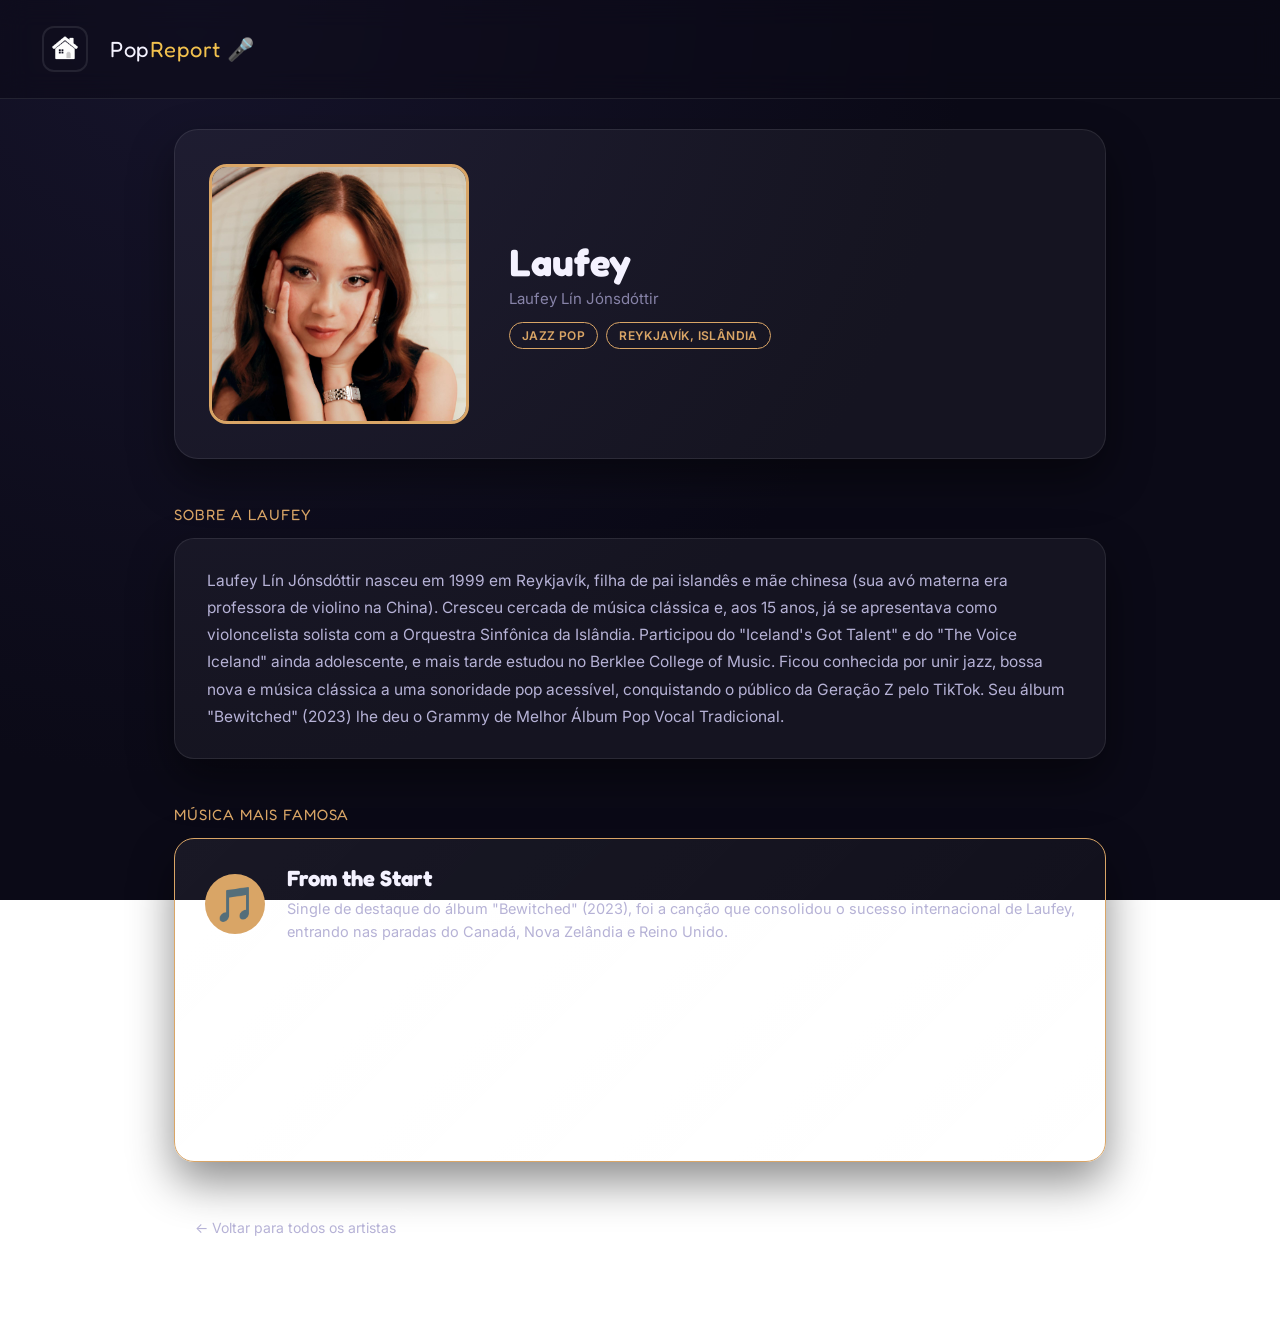
<file: Laufey.html>
<!DOCTYPE html>
<html lang="pt-br">
<head>
    <meta charset="UTF-8">
    <meta name="viewport" content="width=device-width, initial-scale=1.0">
    <title>Laufey — PopReport🎤</title>
    <link rel="stylesheet" href="style.css">
    <link rel="preconnect" href="https://fonts.googleapis.com">
    <link href="https://fonts.googleapis.com/css2?family=Inter:wght@400;500;600&family=Fredoka:wght@400;500;600;700&display=swap" rel="stylesheet">
</head>
<body style="--accent:#d9a566">

<div class="top-bar">
    <div class="brand">
        <a href="index.html" class="home-button">
            <img src="Imagens/casa.png" alt="Home" class="casa">
        </a>
        <span class="brand-name">Pop<span>Report</span> 🎤</span>
    </div>
</div>

<div class="artist-page">

    <div class="artist-hero">
        <img src="Imagens/Laufey.jpg" alt="Laufey">
        <div class="info">
            <h1>Laufey</h1>
            <div class="real-name">Laufey Lín Jónsdóttir</div>
            <div class="badges">
                <span class="badge">Jazz pop</span>
                <span class="badge">Reykjavík, Islândia</span>
            </div>
        </div>
    </div>

    <div class="section-title">Sobre a Laufey</div>
    <div class="bio-card">
        Laufey Lín Jónsdóttir nasceu em 1999 em Reykjavík, filha de pai islandês e mãe chinesa (sua avó materna era professora de violino na China). Cresceu cercada de música clássica e, aos 15 anos, já se apresentava como violoncelista solista com a Orquestra Sinfônica da Islândia. Participou do "Iceland's Got Talent" e do "The Voice Iceland" ainda adolescente, e mais tarde estudou no Berklee College of Music. Ficou conhecida por unir jazz, bossa nova e música clássica a uma sonoridade pop acessível, conquistando o público da Geração Z pelo TikTok. Seu álbum "Bewitched" (2023) lhe deu o Grammy de Melhor Álbum Pop Vocal Tradicional.
    </div>

    <div class="section-title">Música mais famosa</div>
    <div class="song-card" style="flex-direction:column; align-items:stretch;">
        <div style="display:flex; align-items:center; gap:22px;">
            <div class="note">🎵</div>
            <div>
                <h3>From the Start</h3>
                <p>Single de destaque do álbum "Bewitched" (2023), foi a canção que consolidou o sucesso internacional de Laufey, entrando nas paradas do Canadá, Nova Zelândia e Reino Unido.</p>
            </div>
        </div>
        <div class="player-wrap">
            <iframe src="https://open.spotify.com/embed/track/46rPcSaUj5jHxX60xWmsMD?utm_source=generator&theme=0"
                    height="152"
                    frameborder="0"
                    allowfullscreen=""
                    allow="autoplay; clipboard-write; encrypted-media; fullscreen; picture-in-picture"
                    loading="lazy"
                    title="Player do Spotify — From the Start">
            </iframe>
        </div>
    </div>

    <a href="index.html" class="back-link">← Voltar para todos os artistas</a>

</div>

</body>
</html>
</file>
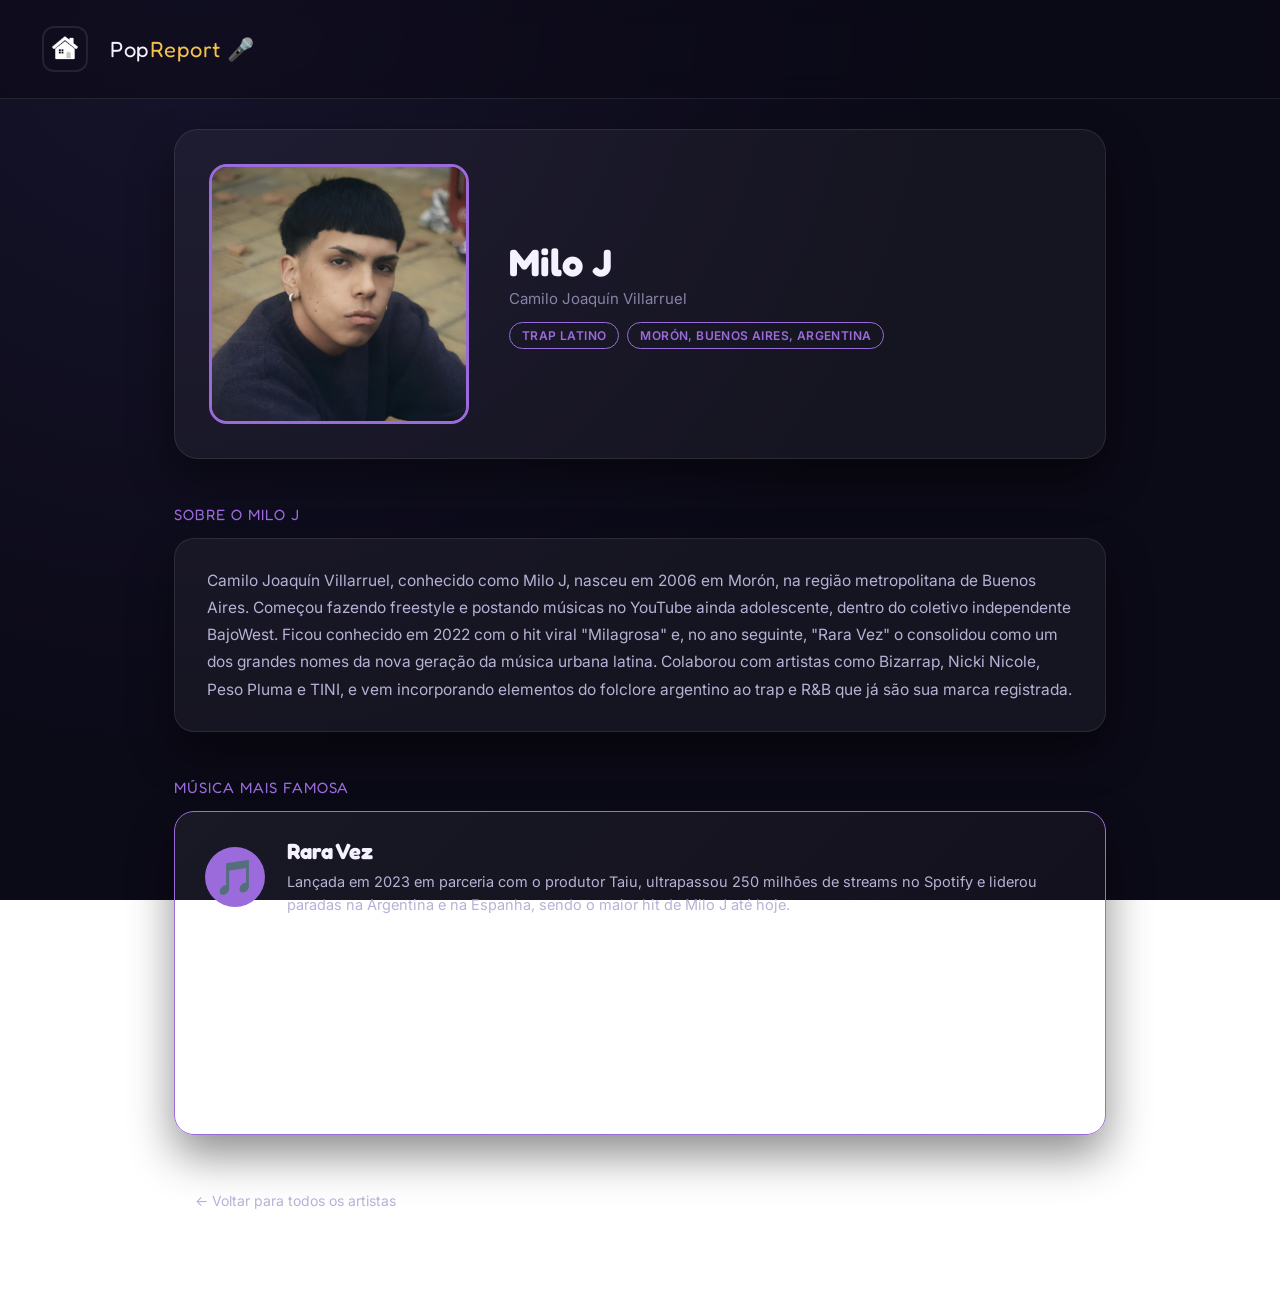
<file: Milo_J.html>
<!DOCTYPE html>
<html lang="pt-br">
<head>
    <meta charset="UTF-8">
    <meta name="viewport" content="width=device-width, initial-scale=1.0">
    <title>Milo J — PopReport🎤</title>
    <link rel="stylesheet" href="style.css">
    <link rel="preconnect" href="https://fonts.googleapis.com">
    <link href="https://fonts.googleapis.com/css2?family=Inter:wght@400;500;600&family=Fredoka:wght@400;500;600;700&display=swap" rel="stylesheet">
</head>
<body style="--accent:#9b6bdb">

<div class="top-bar">
    <div class="brand">
        <a href="index.html" class="home-button">
            <img src="Imagens/casa.png" alt="Home" class="casa">
        </a>
        <span class="brand-name">Pop<span>Report</span> 🎤</span>
    </div>
</div>

<div class="artist-page">

    <div class="artist-hero">
        <img src="Imagens/miloj.jpg" alt="Milo J">
        <div class="info">
            <h1>Milo J</h1>
            <div class="real-name">Camilo Joaquín Villarruel</div>
            <div class="badges">
                <span class="badge">Trap latino</span>
                <span class="badge">Morón, Buenos Aires, Argentina</span>
            </div>
        </div>
    </div>

    <div class="section-title">Sobre o Milo J</div>
    <div class="bio-card">
        Camilo Joaquín Villarruel, conhecido como Milo J, nasceu em 2006 em Morón, na região metropolitana de Buenos Aires. Começou fazendo freestyle e postando músicas no YouTube ainda adolescente, dentro do coletivo independente BajoWest. Ficou conhecido em 2022 com o hit viral "Milagrosa" e, no ano seguinte, "Rara Vez" o consolidou como um dos grandes nomes da nova geração da música urbana latina. Colaborou com artistas como Bizarrap, Nicki Nicole, Peso Pluma e TINI, e vem incorporando elementos do folclore argentino ao trap e R&B que já são sua marca registrada.
    </div>

    <div class="section-title">Música mais famosa</div>
    <div class="song-card" style="flex-direction:column; align-items:stretch;">
        <div style="display:flex; align-items:center; gap:22px;">
            <div class="note">🎵</div>
            <div>
                <h3>Rara Vez</h3>
                <p>Lançada em 2023 em parceria com o produtor Taiu, ultrapassou 250 milhões de streams no Spotify e liderou paradas na Argentina e na Espanha, sendo o maior hit de Milo J até hoje.</p>
            </div>
        </div>
        <div class="player-wrap">
            <iframe src="https://open.spotify.com/embed/track/7MVIfkyzuUmQ716j8U7yGR?utm_source=generator&theme=0"
                    height="152"
                    frameborder="0"
                    allowfullscreen=""
                    allow="autoplay; clipboard-write; encrypted-media; fullscreen; picture-in-picture"
                    loading="lazy"
                    title="Player do Spotify — Rara Vez">
            </iframe>
        </div>
    </div>

    <a href="index.html" class="back-link">← Voltar para todos os artistas</a>

</div>

</body>
</html>
</file>
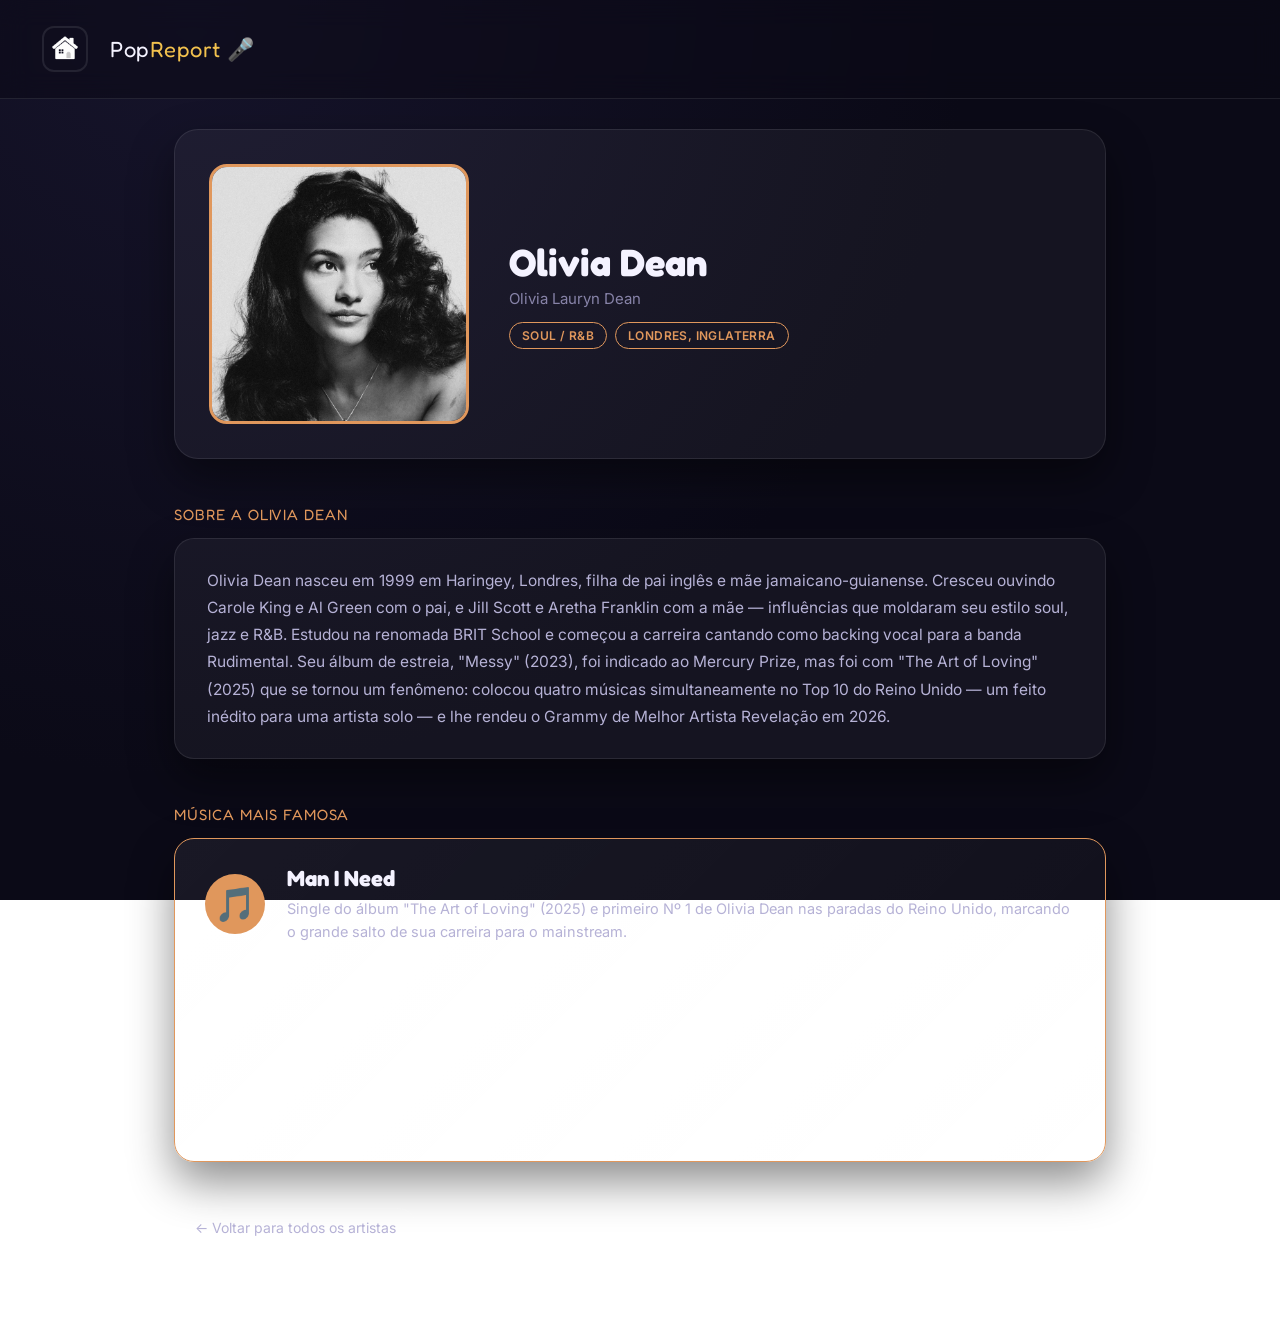
<file: Olivia_Dean.html>
<!DOCTYPE html>
<html lang="pt-br">
<head>
    <meta charset="UTF-8">
    <meta name="viewport" content="width=device-width, initial-scale=1.0">
    <title>Olivia Dean — PopReport🎤</title>
    <link rel="stylesheet" href="style.css">
    <link rel="preconnect" href="https://fonts.googleapis.com">
    <link href="https://fonts.googleapis.com/css2?family=Inter:wght@400;500;600&family=Fredoka:wght@400;500;600;700&display=swap" rel="stylesheet">
</head>
<body style="--accent:#e0975c">

<div class="top-bar">
    <div class="brand">
        <a href="index.html" class="home-button">
            <img src="Imagens/casa.png" alt="Home" class="casa">
        </a>
        <span class="brand-name">Pop<span>Report</span> 🎤</span>
    </div>
</div>

<div class="artist-page">

    <div class="artist-hero">
        <img src="Imagens/dean.jpg" alt="Olivia Dean">
        <div class="info">
            <h1>Olivia Dean</h1>
            <div class="real-name">Olivia Lauryn Dean</div>
            <div class="badges">
                <span class="badge">Soul / R&B</span>
                <span class="badge">Londres, Inglaterra</span>
            </div>
        </div>
    </div>

    <div class="section-title">Sobre a Olivia Dean</div>
    <div class="bio-card">
        Olivia Dean nasceu em 1999 em Haringey, Londres, filha de pai inglês e mãe jamaicano-guianense. Cresceu ouvindo Carole King e Al Green com o pai, e Jill Scott e Aretha Franklin com a mãe — influências que moldaram seu estilo soul, jazz e R&B. Estudou na renomada BRIT School e começou a carreira cantando como backing vocal para a banda Rudimental. Seu álbum de estreia, "Messy" (2023), foi indicado ao Mercury Prize, mas foi com "The Art of Loving" (2025) que se tornou um fenômeno: colocou quatro músicas simultaneamente no Top 10 do Reino Unido — um feito inédito para uma artista solo — e lhe rendeu o Grammy de Melhor Artista Revelação em 2026.
    </div>

    <div class="section-title">Música mais famosa</div>
    <div class="song-card" style="flex-direction:column; align-items:stretch;">
        <div style="display:flex; align-items:center; gap:22px;">
            <div class="note">🎵</div>
            <div>
                <h3>Man I Need</h3>
                <p>Single do álbum "The Art of Loving" (2025) e primeiro Nº 1 de Olivia Dean nas paradas do Reino Unido, marcando o grande salto de sua carreira para o mainstream.</p>
            </div>
        </div>
        <div class="player-wrap">
            <iframe src="https://open.spotify.com/embed/track/1qbmS6ep2hbBRaEZFpn7BX?utm_source=generator&theme=0"
                    height="152"
                    frameborder="0"
                    allowfullscreen=""
                    allow="autoplay; clipboard-write; encrypted-media; fullscreen; picture-in-picture"
                    loading="lazy"
                    title="Player do Spotify — Man I Need">
            </iframe>
        </div>
    </div>

    <a href="index.html" class="back-link">← Voltar para todos os artistas</a>

</div>

</body>
</html>
</file>
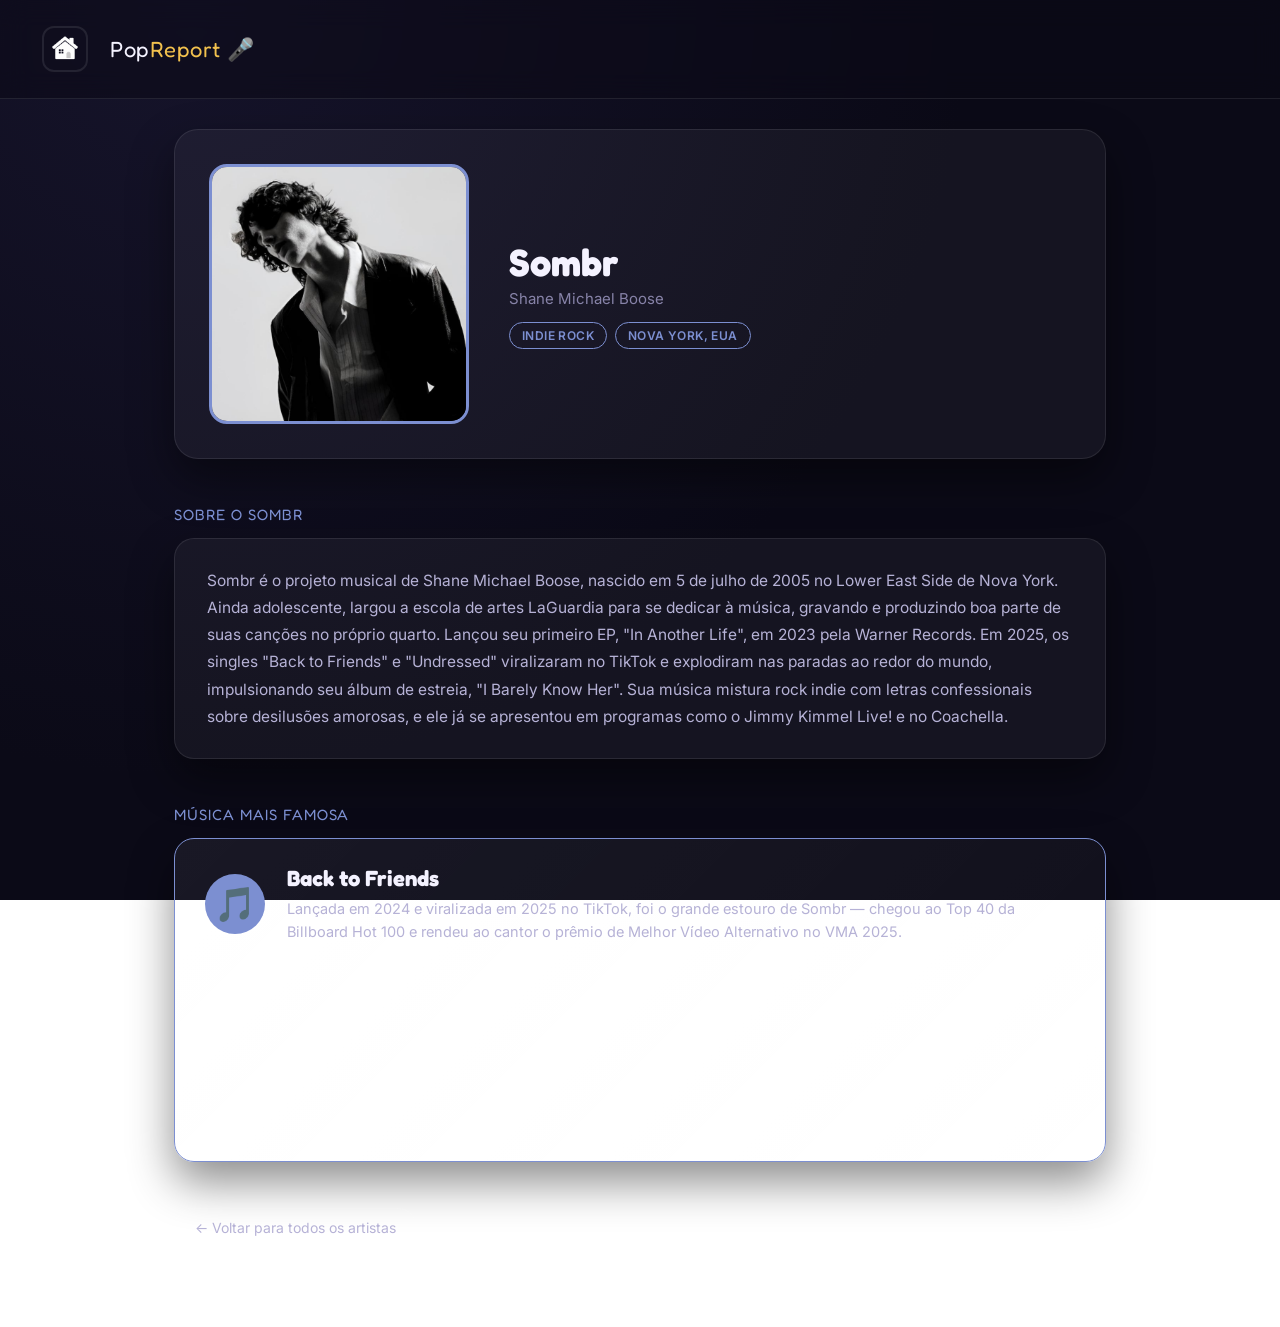
<file: Sombr.html>
<!DOCTYPE html>
<html lang="pt-br">
<head>
    <meta charset="UTF-8">
    <meta name="viewport" content="width=device-width, initial-scale=1.0">
    <title>Sombr — PopReport🎤</title>
    <link rel="stylesheet" href="style.css">
    <link rel="preconnect" href="https://fonts.googleapis.com">
    <link href="https://fonts.googleapis.com/css2?family=Inter:wght@400;500;600&family=Fredoka:wght@400;500;600;700&display=swap" rel="stylesheet">
</head>
<body style="--accent:#7c8fd1">

<div class="top-bar">
    <div class="brand">
        <a href="index.html" class="home-button">
            <img src="Imagens/casa.png" alt="Home" class="casa">
        </a>
        <span class="brand-name">Pop<span>Report</span> 🎤</span>
    </div>
</div>

<div class="artist-page">

    <div class="artist-hero">
        <img src="Imagens/Sombr.jpg" alt="Sombr">
        <div class="info">
            <h1>Sombr</h1>
            <div class="real-name">Shane Michael Boose</div>
            <div class="badges">
                <span class="badge">Indie rock</span>
                <span class="badge">Nova York, EUA</span>
            </div>
        </div>
    </div>

    <div class="section-title">Sobre o Sombr</div>
    <div class="bio-card">
        Sombr é o projeto musical de Shane Michael Boose, nascido em 5 de julho de 2005 no Lower East Side de Nova York. Ainda adolescente, largou a escola de artes LaGuardia para se dedicar à música, gravando e produzindo boa parte de suas canções no próprio quarto. Lançou seu primeiro EP, "In Another Life", em 2023 pela Warner Records. Em 2025, os singles "Back to Friends" e "Undressed" viralizaram no TikTok e explodiram nas paradas ao redor do mundo, impulsionando seu álbum de estreia, "I Barely Know Her". Sua música mistura rock indie com letras confessionais sobre desilusões amorosas, e ele já se apresentou em programas como o Jimmy Kimmel Live! e no Coachella.
    </div>

    <div class="section-title">Música mais famosa</div>
    <div class="song-card" style="flex-direction:column; align-items:stretch;">
        <div style="display:flex; align-items:center; gap:22px;">
            <div class="note">🎵</div>
            <div>
                <h3>Back to Friends</h3>
                <p>Lançada em 2024 e viralizada em 2025 no TikTok, foi o grande estouro de Sombr — chegou ao Top 40 da Billboard Hot 100 e rendeu ao cantor o prêmio de Melhor Vídeo Alternativo no VMA 2025.</p>
            </div>
        </div>
        <div class="player-wrap">
            <iframe src="https://open.spotify.com/embed/track/0FTmksd2dxiE5e3rWyJXs6?utm_source=generator&theme=0"
                    height="152"
                    frameborder="0"
                    allowfullscreen=""
                    allow="autoplay; clipboard-write; encrypted-media; fullscreen; picture-in-picture"
                    loading="lazy"
                    title="Player do Spotify — Back to Friends">
            </iframe>
        </div>
    </div>

    <a href="index.html" class="back-link">← Voltar para todos os artistas</a>

</div>

</body>
</html>
</file>
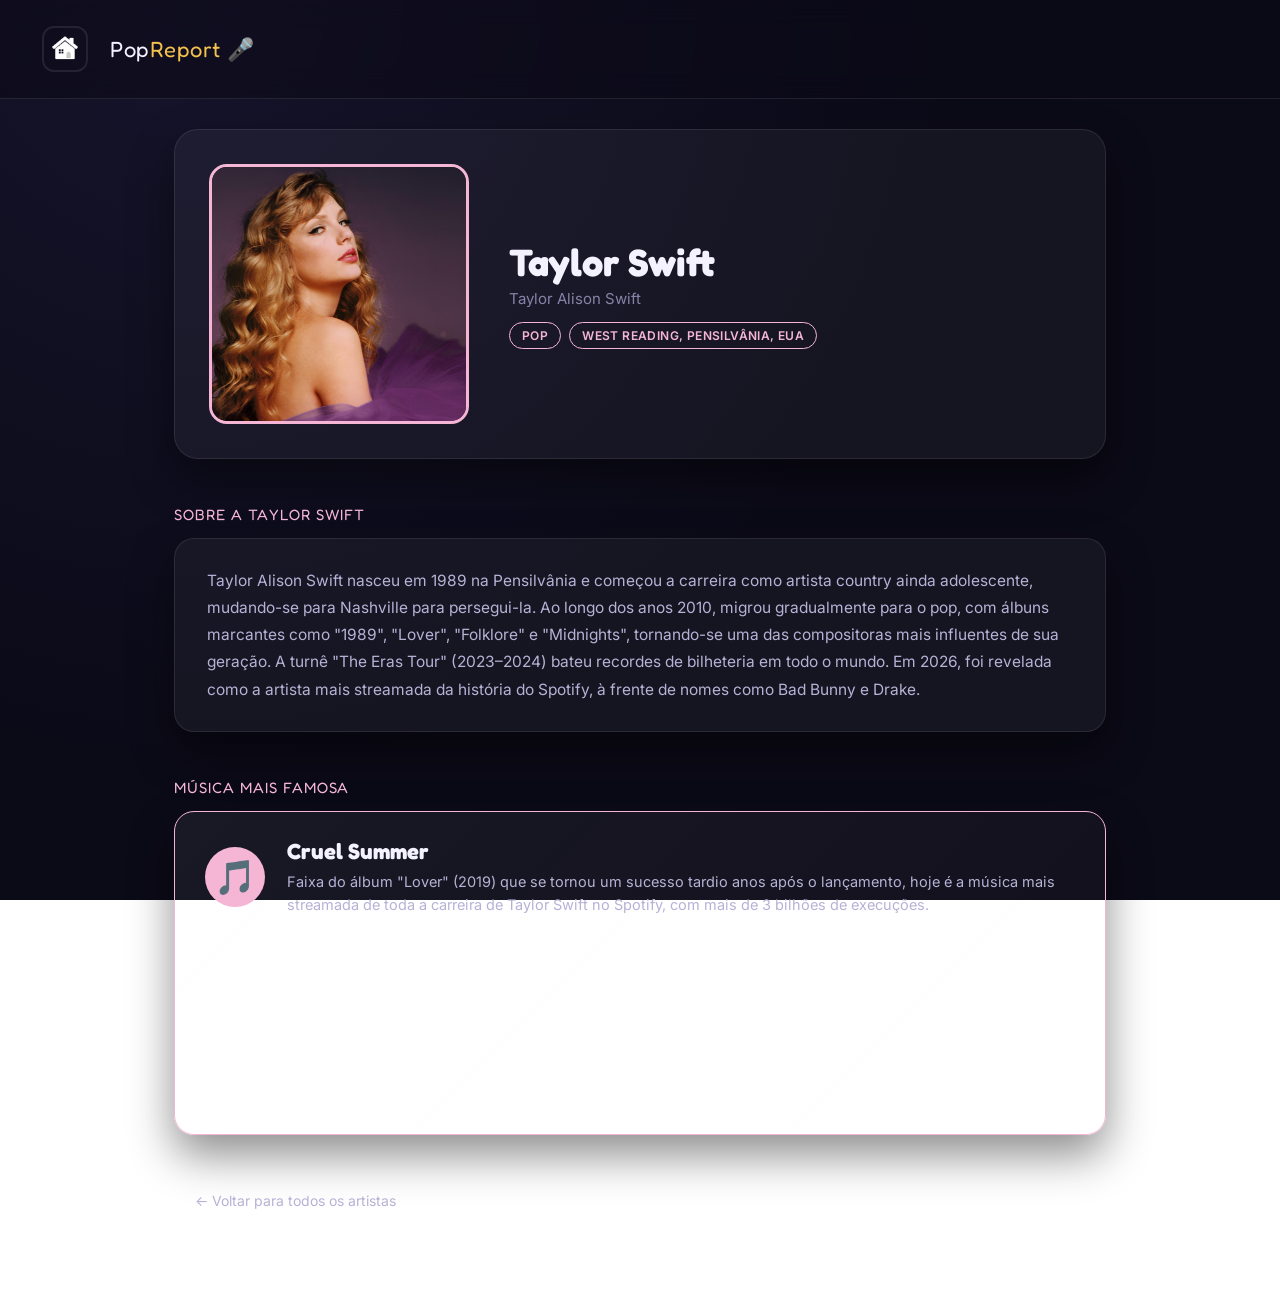
<file: Taylor_Swift.html>
<!DOCTYPE html>
<html lang="pt-br">
<head>
    <meta charset="UTF-8">
    <meta name="viewport" content="width=device-width, initial-scale=1.0">
    <title>Taylor Swift — PopReport🎤</title>
    <link rel="stylesheet" href="style.css">
    <link rel="preconnect" href="https://fonts.googleapis.com">
    <link href="https://fonts.googleapis.com/css2?family=Inter:wght@400;500;600&family=Fredoka:wght@400;500;600;700&display=swap" rel="stylesheet">
</head>
<body style="--accent:#f5b6d6">

<div class="top-bar">
    <div class="brand">
        <a href="index.html" class="home-button">
            <img src="Imagens/casa.png" alt="Home" class="casa">
        </a>
        <span class="brand-name">Pop<span>Report</span> 🎤</span>
    </div>
</div>

<div class="artist-page">

    <div class="artist-hero">
        <img src="Imagens/taylor.jpg" alt="Taylor Swift">
        <div class="info">
            <h1>Taylor Swift</h1>
            <div class="real-name">Taylor Alison Swift</div>
            <div class="badges">
                <span class="badge">Pop</span>
                <span class="badge">West Reading, Pensilvânia, EUA</span>
            </div>
        </div>
    </div>

    <div class="section-title">Sobre a Taylor Swift</div>
    <div class="bio-card">
        Taylor Alison Swift nasceu em 1989 na Pensilvânia e começou a carreira como artista country ainda adolescente, mudando-se para Nashville para persegui-la. Ao longo dos anos 2010, migrou gradualmente para o pop, com álbuns marcantes como "1989", "Lover", "Folklore" e "Midnights", tornando-se uma das compositoras mais influentes de sua geração. A turnê "The Eras Tour" (2023–2024) bateu recordes de bilheteria em todo o mundo. Em 2026, foi revelada como a artista mais streamada da história do Spotify, à frente de nomes como Bad Bunny e Drake.
    </div>

    <div class="section-title">Música mais famosa</div>
    <div class="song-card" style="flex-direction:column; align-items:stretch;">
        <div style="display:flex; align-items:center; gap:22px;">
            <div class="note">🎵</div>
            <div>
                <h3>Cruel Summer</h3>
                <p>Faixa do álbum "Lover" (2019) que se tornou um sucesso tardio anos após o lançamento, hoje é a música mais streamada de toda a carreira de Taylor Swift no Spotify, com mais de 3 bilhões de execuções.</p>
            </div>
        </div>
        <div class="player-wrap">
            <iframe src="https://open.spotify.com/embed/track/1BxfuPKGuaTgP7aM0Bbdwr?utm_source=generator&theme=0"
                    height="152"
                    frameborder="0"
                    allowfullscreen=""
                    allow="autoplay; clipboard-write; encrypted-media; fullscreen; picture-in-picture"
                    loading="lazy"
                    title="Player do Spotify — Cruel Summer">
            </iframe>
        </div>
    </div>

    <a href="index.html" class="back-link">← Voltar para todos os artistas</a>

</div>

</body>
</html>
</file>
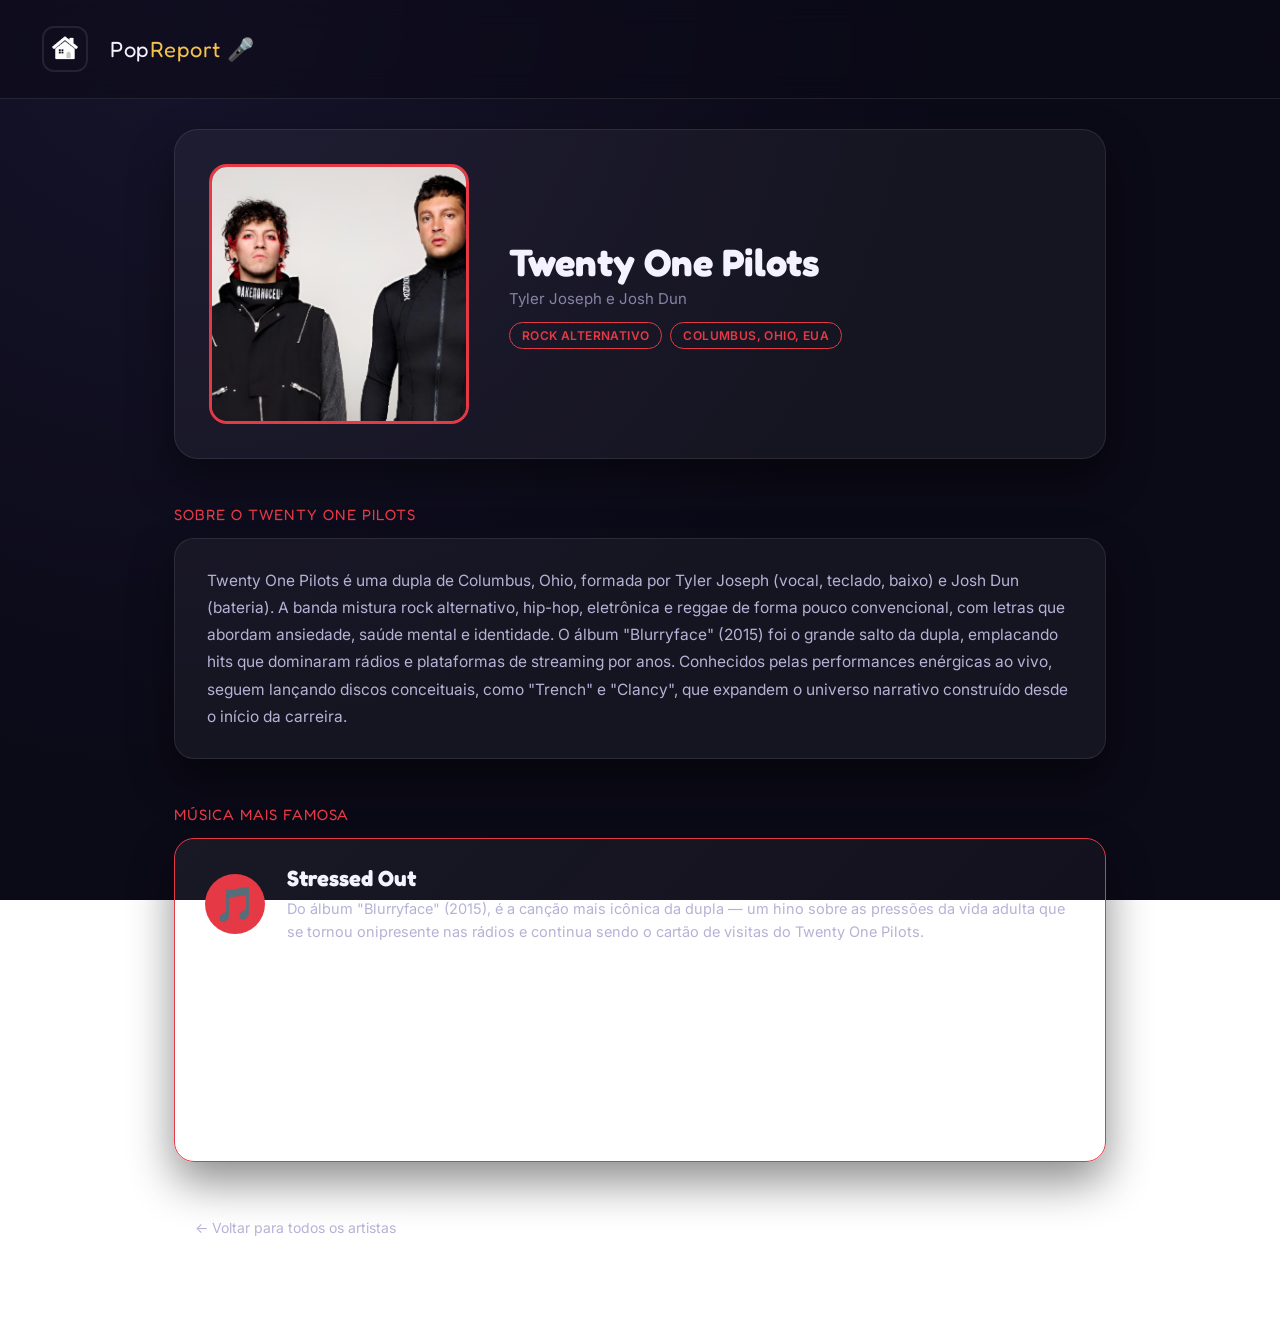
<file: Twenty_One_Pilots.html>
<!DOCTYPE html>
<html lang="pt-br">
<head>
    <meta charset="UTF-8">
    <meta name="viewport" content="width=device-width, initial-scale=1.0">
    <title>Twenty One Pilots — PopReport🎤</title>
    <link rel="stylesheet" href="style.css">
    <link rel="preconnect" href="https://fonts.googleapis.com">
    <link href="https://fonts.googleapis.com/css2?family=Inter:wght@400;500;600&family=Fredoka:wght@400;500;600;700&display=swap" rel="stylesheet">
</head>
<body style="--accent:#e63946">

<div class="top-bar">
    <div class="brand">
        <a href="index.html" class="home-button">
            <img src="Imagens/casa.png" alt="Home" class="casa">
        </a>
        <span class="brand-name">Pop<span>Report</span> 🎤</span>
    </div>
</div>

<div class="artist-page">

    <div class="artist-hero">
        <img src="Imagens/20.jpg" alt="Twenty One Pilots">
        <div class="info">
            <h1>Twenty One Pilots</h1>
            <div class="real-name">Tyler Joseph e Josh Dun</div>
            <div class="badges">
                <span class="badge">Rock alternativo</span>
                <span class="badge">Columbus, Ohio, EUA</span>
            </div>
        </div>
    </div>

    <div class="section-title">Sobre o Twenty One Pilots</div>
    <div class="bio-card">
        Twenty One Pilots é uma dupla de Columbus, Ohio, formada por Tyler Joseph (vocal, teclado, baixo) e Josh Dun (bateria). A banda mistura rock alternativo, hip-hop, eletrônica e reggae de forma pouco convencional, com letras que abordam ansiedade, saúde mental e identidade. O álbum "Blurryface" (2015) foi o grande salto da dupla, emplacando hits que dominaram rádios e plataformas de streaming por anos. Conhecidos pelas performances enérgicas ao vivo, seguem lançando discos conceituais, como "Trench" e "Clancy", que expandem o universo narrativo construído desde o início da carreira.
    </div>

    <div class="section-title">Música mais famosa</div>
    <div class="song-card" style="flex-direction:column; align-items:stretch;">
        <div style="display:flex; align-items:center; gap:22px;">
            <div class="note">🎵</div>
            <div>
                <h3>Stressed Out</h3>
                <p>Do álbum "Blurryface" (2015), é a canção mais icônica da dupla — um hino sobre as pressões da vida adulta que se tornou onipresente nas rádios e continua sendo o cartão de visitas do Twenty One Pilots.</p>
            </div>
        </div>
        <div class="player-wrap">
            <iframe src="https://open.spotify.com/embed/track/3CRDbSIZ4r5MsZ0YwxuEkn?utm_source=generator&theme=0"
                    height="152"
                    frameborder="0"
                    allowfullscreen=""
                    allow="autoplay; clipboard-write; encrypted-media; fullscreen; picture-in-picture"
                    loading="lazy"
                    title="Player do Spotify — Stressed Out">
            </iframe>
        </div>
    </div>

    <a href="index.html" class="back-link">← Voltar para todos os artistas</a>

</div>

</body>
</html>
</file>
<file: style.css>
/* ===================================================
   PopReport 🎤 — folha de estilos
   =================================================== */

:root {
  --bg-deep: #0b0a17;
  --bg-mid: #16142b;
  --bg-card: rgba(255, 255, 255, 0.045);
  --bg-card-hover: rgba(255, 255, 255, 0.08);
  --border-soft: rgba(255, 255, 255, 0.09);
  --text-main: #f4f2ff;
  --text-soft: #b6b2d6;
  --text-faint: #8783a8;
  --gold: #f2c14e;
  --accent: #f2c14e; /* sobrescrito por página via style inline */
  --radius: 18px;
  --shadow: 0 20px 45px rgba(0, 0, 0, 0.45);
}

* {
  box-sizing: border-box;
}

body {
  cursor: url('data:image/svg+xml;utf8,<svg xmlns="http://www.w3.org/2000/svg" height="32" width="32"><text y="50%25" x="50%25" dominant-baseline="middle" text-anchor="middle" font-size="24">🎤</text></svg>') 16 16, auto;
  background: radial-gradient(circle at 15% 0%, var(--bg-mid), var(--bg-deep) 55%);
  background-attachment: fixed;
  color: var(--text-main);
  font-family: "Inter", "Montserrat", sans-serif;
  margin: 0;
  min-height: 100vh;
}

a {
  text-decoration: none;
  color: inherit;
}

h1, h2, h3 {
  font-family: "Fredoka", sans-serif;
  margin: 0;
}

/* ---------- Top bar ---------- */

.top-bar {
  display: flex;
  justify-content: space-between;
  align-items: center;
  padding: 18px 34px;
  position: sticky;
  top: 0;
  z-index: 20;
  background: rgba(11, 10, 23, 0.55);
  backdrop-filter: blur(14px);
  border-bottom: 1px solid var(--border-soft);
}

.brand {
  display: flex;
  align-items: center;
  gap: 14px;
}

.brand-name {
  font-family: "Fredoka", sans-serif;
  font-size: 22px;
  letter-spacing: 0.5px;
  color: var(--text-main);
}

.brand-name span {
  color: var(--gold);
}

.home-button,
.cor {
  display: inline-flex;
  transition: 0.25s ease;
  padding: 8px;
  border-radius: 14px;
}

.home-button img,
.cor img {
  width: 46px;
  height: 46px;
  object-fit: cover;
  border-radius: 12px;
}

.home-button:hover,
.cor:hover {
  background-color: rgba(242, 193, 78, 0.14);
  transform: scale(1.05);
}

.casa,
.cores {
  border: 2px solid var(--border-soft);
  display: block;
  border-radius: 12px;
}

/* ---------- Hero / intro (index) ---------- */

.hero-intro {
  text-align: center;
  padding: 56px 20px 10px;
}

.hero-intro h1 {
  font-size: 40px;
  color: var(--text-main);
}

.hero-intro h1 span {
  color: var(--gold);
}

.hero-intro p {
  color: var(--text-soft);
  font-size: 16px;
  max-width: 560px;
  margin: 12px auto 0;
  line-height: 1.6;
}

/* ---------- Grid de artistas ---------- */

.container {
  display: flex;
  gap: 34px;
  justify-content: center;
  align-items: stretch;
  flex-wrap: wrap;
  max-width: 1240px;
  margin: 40px auto;
  padding: 0 24px;
}

.cantor {
  --accent: #f2c14e;
  display: flex;
  flex-direction: column;
  justify-content: flex-start;
  align-items: center;
  text-align: center;
  width: 300px;
  padding: 18px;
  border-radius: var(--radius);
  background: var(--bg-card);
  border: 1px solid var(--border-soft);
  transition: 0.3s ease;
  box-shadow: var(--shadow);
}

.cantor:hover {
  background: var(--bg-card-hover);
  border-color: var(--accent);
  transform: translateY(-6px);
}

.cantor h2 {
  color: var(--text-main);
  font-size: 21px;
  margin-top: 14px;
}

.cantor .tag {
  display: inline-block;
  margin-top: 6px;
  font-size: 12px;
  letter-spacing: 0.5px;
  text-transform: uppercase;
  color: var(--accent);
  font-weight: 600;
}

.cantor img {
  width: 100%;
  height: 260px;
  object-fit: cover;
  border-radius: 12px;
  border: 2px solid var(--accent) !important;
}

/* ---------- Página de artista ---------- */

.artist-page {
  max-width: 980px;
  margin: 20px auto 80px;
  padding: 0 24px;
}

.artist-hero {
  display: flex;
  gap: 40px;
  align-items: center;
  background: var(--bg-card);
  border: 1px solid var(--border-soft);
  border-radius: 24px;
  padding: 34px;
  box-shadow: var(--shadow);
  margin-top: 30px;
}

.artist-hero img {
  width: 260px;
  height: 260px;
  object-fit: cover;
  border-radius: 18px;
  border: 3px solid var(--accent);
  flex-shrink: 0;
}

.artist-hero .info h1 {
  font-size: 38px;
  color: var(--text-main);
}

.artist-hero .info .real-name {
  color: var(--text-faint);
  font-size: 15px;
  margin-top: 4px;
}

.badges {
  display: flex;
  flex-wrap: wrap;
  gap: 8px;
  margin: 14px 0 0;
}

.badge {
  font-size: 12px;
  text-transform: uppercase;
  letter-spacing: 0.4px;
  padding: 5px 12px;
  border-radius: 999px;
  border: 1px solid var(--accent);
  color: var(--accent);
  font-weight: 600;
}

.section-title {
  font-family: "Fredoka", sans-serif;
  font-size: 15px;
  text-transform: uppercase;
  letter-spacing: 1px;
  color: var(--accent);
  margin: 46px 0 14px;
}

.bio-card {
  background: var(--bg-card);
  border: 1px solid var(--border-soft);
  border-radius: 20px;
  padding: 28px 32px;
  line-height: 1.75;
  color: var(--text-soft);
  font-size: 15.5px;
  box-shadow: var(--shadow);
}

.song-card {
  display: flex;
  align-items: center;
  gap: 22px;
  background: linear-gradient(135deg, rgba(255,255,255,0.06), rgba(255,255,255,0.02));
  border: 1px solid var(--accent);
  border-radius: 20px;
  padding: 26px 30px;
  box-shadow: var(--shadow);
}

.song-card .note {
  font-size: 34px;
  width: 60px;
  height: 60px;
  min-width: 60px;
  border-radius: 50%;
  display: flex;
  align-items: center;
  justify-content: center;
  background: var(--accent);
  color: #10101c;
}

.song-card h3 {
  color: var(--text-main);
  font-size: 22px;
}

.song-card p {
  margin: 6px 0 0;
  color: var(--text-soft);
  font-size: 14.5px;
  line-height: 1.6;
}

.player-wrap {
  margin-top: 16px;
  border-radius: 14px;
  overflow: hidden;
  border: 1px solid rgba(255,255,255,0.12);
}

.player-wrap iframe {
  display: block;
  width: 100%;
  border: none;
}

.back-link {
  display: inline-flex;
  align-items: center;
  gap: 8px;
  margin-top: 46px;
  padding: 10px 20px;
  border-radius: 999px;
  border: 1px solid var(--border-soft);
  color: var(--text-soft);
  font-size: 14px;
  transition: 0.25s ease;
}

.back-link:hover {
  border-color: var(--accent);
  color: var(--accent);
}

@media (max-width: 680px) {
  .artist-hero {
    flex-direction: column;
    text-align: center;
    padding: 26px;
  }
  .artist-hero img {
    width: 100%;
    max-width: 260px;
    height: 260px;
  }
  .badges {
    justify-content: center;
  }
}

/* ---------- Formulário (form.html) ---------- */

.temp {
  display: block;
  width: fit-content;
  margin: 50px auto;
  border-radius: 14px;
  transition: 0.3s ease;
  padding: 8px;
}

.temp:hover {
  background-color: rgba(242, 193, 78, 0.12);
  transform: scale(1.05);
}

.kkk {
  border-radius: 12px;
  border: 2px solid var(--border-soft);
  width: 64px;
  height: 64px;
  object-fit: cover;
}

.espaco {
  display: flex;
  flex-direction: column;
  text-align: center;
  justify-content: center;
  width: 100%;
  max-width: 380px;
  align-items: center;
  padding: 34px;
  border-radius: 22px;
  background: var(--bg-card);
  border: 1px solid var(--border-soft);
  box-shadow: var(--shadow);
  margin: 60px auto;
}

.espaco h1,
.espaco h2 {
  color: var(--text-main);
  font-family: "Fredoka", sans-serif;
}

.espaco h1 {
  font-size: 24px;
}

.espaco h2 {
  font-size: 15px;
  color: var(--text-soft);
  font-weight: 500;
  margin-top: 14px;
}

form {
  display: flex;
  flex-direction: column;
  width: 100%;
  gap: 12px;
  margin-top: 8px;
}

input {
  border-radius: 12px;
  border: 1px solid var(--border-soft);
  background: rgba(255, 255, 255, 0.04);
  color: var(--text-main);
  padding: 10px 14px;
  font-size: 15px;
  transition: 0.25s ease;
}

input::placeholder {
  color: var(--text-faint);
}

input:hover,
input:focus {
  border-color: var(--gold);
  outline: none;
}

button {
  color: #10101c;
  background: var(--gold);
  transition: 0.25s ease;
  font-family: "Fredoka", sans-serif;
  font-size: 14px;
  font-weight: 600;
  border: none;
  border-radius: 999px;
  width: fit-content;
  align-self: center;
  padding: 8px 20px;
  margin-top: 6px;
  cursor: pointer;
}

button:hover {
  transform: scale(1.05);
  filter: brightness(1.08);
}
</file>
